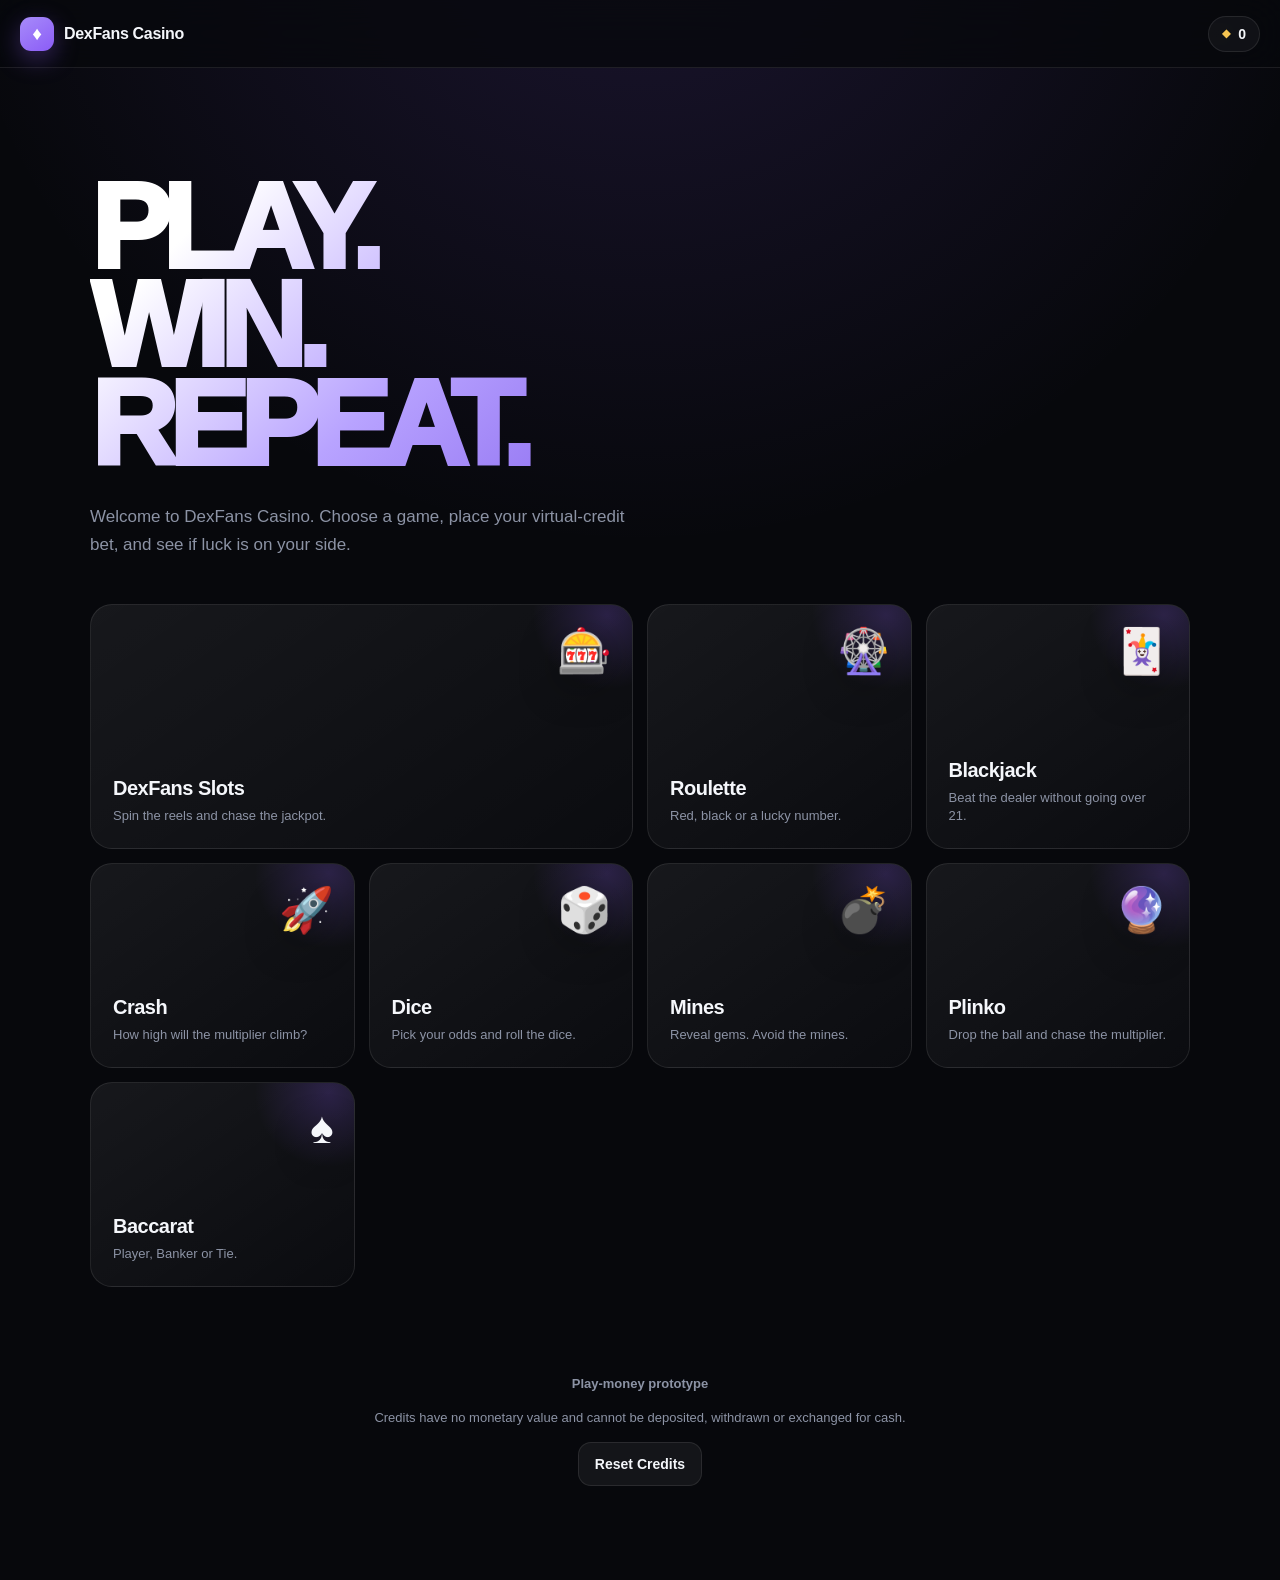
<file: index.html>
<!DOCTYPE html>
<html lang="en">
<head>
  <meta charset="UTF-8">
  <meta name="viewport"
        content="width=device-width, initial-scale=1.0,
                 maximum-scale=1.0, user-scalable=no">

  <title>DexFans Casino</title>

  <meta name="description"
        content="DexFans Casino — play your favourite casino games with virtual credits.">

  <link rel="stylesheet" href="casino.css">
</head>

<body>

<header class="casino-header">

  <a href="index.html" class="brand">
    <span class="brand-mark">♦</span>
    <span>DexFans Casino</span>
  </a>

  <div class="balance">
    <span class="balance-icon">◆</span>
    <span data-balance>10,000</span>
  </div>

</header>


<main class="page">

  <section class="hero">

    <h1>
      PLAY.
      <br>
      WIN.
      <br>
      REPEAT.
    </h1>

    <p>
      Welcome to DexFans Casino.
      Choose a game, place your virtual-credit bet,
      and see if luck is on your side.
    </p>

  </section>


  <section class="game-grid">


    <!-- SLOTS -->

    <a class="game-card featured"
       href="slots.html">

      <div class="game-icon">🎰</div>

      <h3>DexFans Slots</h3>

      <p>
        Spin the reels and chase the jackpot.
      </p>

    </a>


    <!-- ROULETTE -->

    <a class="game-card"
       href="roulette.html">

      <div class="game-icon">🎡</div>

      <h3>Roulette</h3>

      <p>
        Red, black or a lucky number.
      </p>

    </a>


    <!-- BLACKJACK -->

    <a class="game-card"
       href="blackjack.html">

      <div class="game-icon">🃏</div>

      <h3>Blackjack</h3>

      <p>
        Beat the dealer without going over 21.
      </p>

    </a>


    <!-- CRASH -->

    <a class="game-card"
       href="crash.html">

      <div class="game-icon">🚀</div>

      <h3>Crash</h3>

      <p>
        How high will the multiplier climb?
      </p>

    </a>


    <!-- DICE -->

    <a class="game-card"
       href="dice.html">

      <div class="game-icon">🎲</div>

      <h3>Dice</h3>

      <p>
        Pick your odds and roll the dice.
      </p>

    </a>


    <!-- MINES -->

    <a class="game-card"
       href="mines.html">

      <div class="game-icon">💣</div>

      <h3>Mines</h3>

      <p>
        Reveal gems. Avoid the mines.
      </p>

    </a>


    <!-- PLINKO -->

    <a class="game-card"
       href="plinko.html">

      <div class="game-icon">🔮</div>

      <h3>Plinko</h3>

      <p>
        Drop the ball and chase the multiplier.
      </p>

    </a>


    <!-- BACCARAT -->

    <a class="game-card"
       href="baccarat.html">

      <div class="game-icon">♠️</div>

      <h3>Baccarat</h3>

      <p>
        Player, Banker or Tie.
      </p>

    </a>

  </section>


  <section style="
    margin-top:50px;
    padding:24px;
    text-align:center;
    color:var(--muted);
    font-size:13px;
    line-height:1.6;
  ">

    <p>
      <strong>Play-money prototype</strong>
    </p>

    <p>
      Credits have no monetary value and cannot be
      deposited, withdrawn or exchanged for cash.
    </p>

    <button
      class="btn"
      onclick="DexFansCasino.resetBalance();">
      Reset Credits
    </button>

  </section>

</main>


<script src="casino.js"></script>

</body>
</html>
</file>
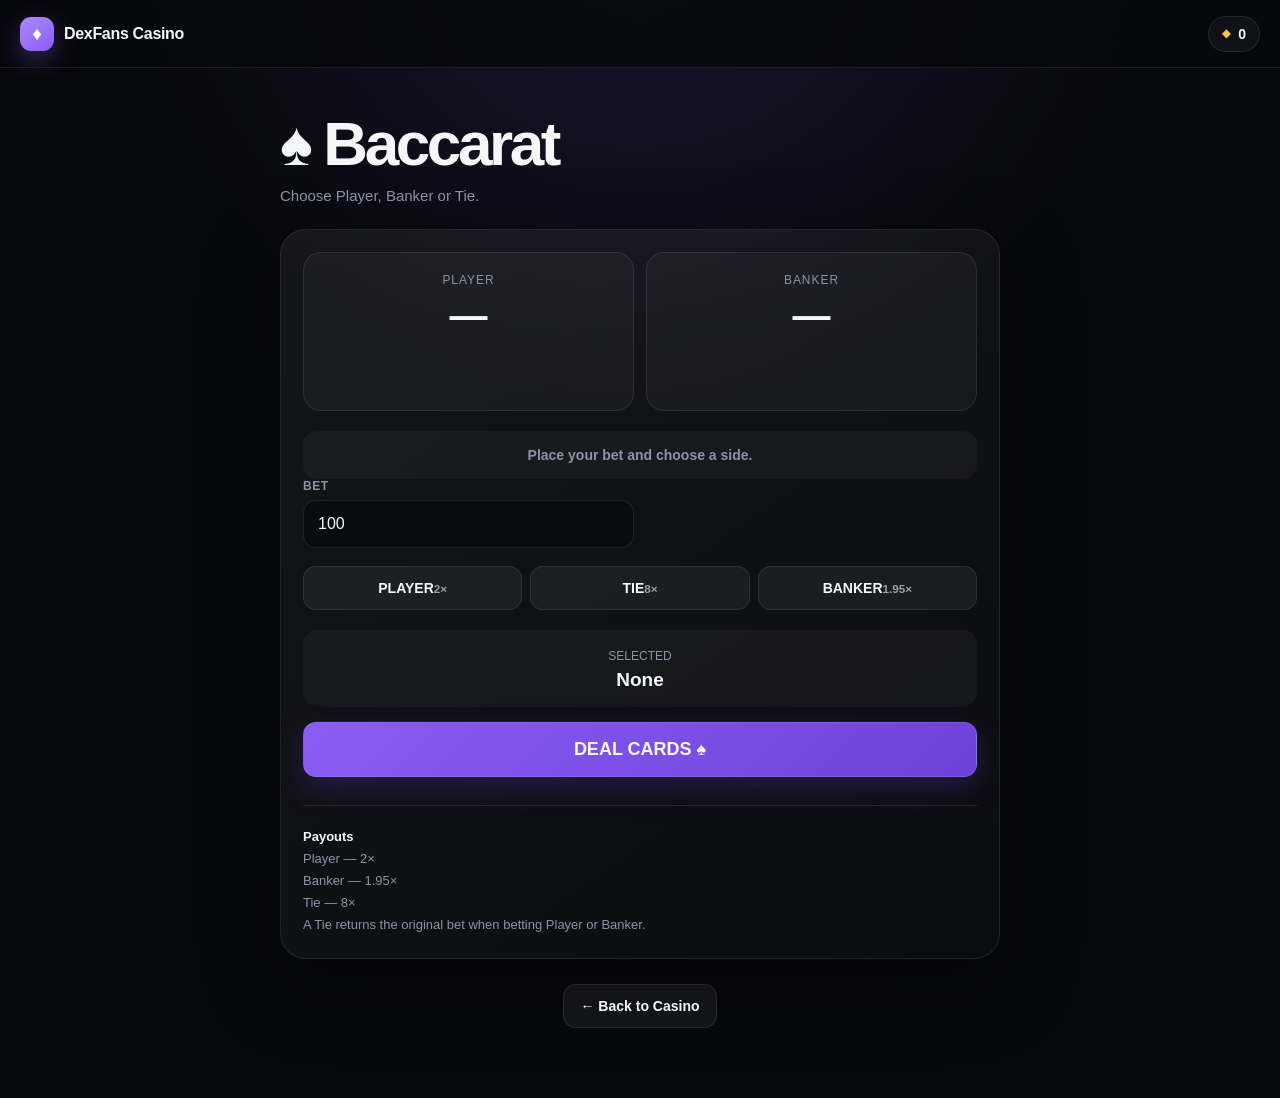
<file: baccarat.html>
<!DOCTYPE html>
<html lang="en">
<head>
  <meta charset="UTF-8">
  <meta name="viewport" content="width=device-width, initial-scale=1.0">
  <title>DexFans Baccarat</title>
  <link rel="stylesheet" href="casino.css">
</head>

<body>

<header class="casino-header">

  <a href="index.html" class="brand">
    <span class="brand-mark">♦</span>
    <span>DexFans Casino</span>
  </a>

  <div class="balance">
    <span class="balance-icon">◆</span>
    <span data-balance>10,000</span>
  </div>

</header>


<main class="page game-page">

  <div class="game-title">
    <h1>♠️ Baccarat</h1>
    <p>Choose Player, Banker or Tie.</p>
  </div>


  <section class="game-panel">

    <!-- TABLE -->

    <div
      style="
        display:grid;
        grid-template-columns:1fr 1fr;
        gap:12px;
        margin-bottom:20px;
      "
    >

      <div
        style="
          padding:20px;
          text-align:center;
          border-radius:18px;
          background:rgba(255,255,255,.035);
          border:1px solid var(--border);
        "
      >

        <div
          style="
            color:var(--muted);
            font-size:12px;
            letter-spacing:.08em;
          "
        >
          PLAYER
        </div>

        <div
          id="playerScore"
          style="
            margin-top:8px;
            font-size:38px;
            font-weight:900;
          "
        >
          —
        </div>

        <div
          id="playerCards"
          class="baccarat-cards"
        ></div>

      </div>


      <div
        style="
          padding:20px;
          text-align:center;
          border-radius:18px;
          background:rgba(255,255,255,.035);
          border:1px solid var(--border);
        "
      >

        <div
          style="
            color:var(--muted);
            font-size:12px;
            letter-spacing:.08em;
          "
        >
          BANKER
        </div>

        <div
          id="bankerScore"
          style="
            margin-top:8px;
            font-size:38px;
            font-weight:900;
          "
        >
          —
        </div>

        <div
          id="bankerCards"
          class="baccarat-cards"
        ></div>

      </div>

    </div>


    <div
      class="result"
      data-result
    >
      Place your bet and choose a side.
    </div>


    <!-- BET -->

    <div class="controls">

      <div class="control-group">

        <label for="baccaratBet">
          Bet
        </label>

        <input
          id="baccaratBet"
          type="number"
          value="100"
          min="1"
          inputmode="numeric"
        >

      </div>

    </div>


    <!-- BET OPTIONS -->

    <div
      style="
        display:grid;
        grid-template-columns:1fr 1fr 1fr;
        gap:8px;
        margin-top:18px;
      "
    >

      <button
        class="btn"
        onclick="choose('player')"
      >
        PLAYER
        <small style="display:block;opacity:.6">
          2×
        </small>
      </button>

      <button
        class="btn"
        onclick="choose('tie')"
      >
        TIE
        <small style="display:block;opacity:.6">
          8×
        </small>
      </button>

      <button
        class="btn"
        onclick="choose('banker')"
      >
        BANKER
        <small style="display:block;opacity:.6">
          1.95×
        </small>
      </button>

    </div>


    <div
      style="
        margin-top:20px;
        padding:16px;
        text-align:center;
        border-radius:15px;
        background:rgba(255,255,255,.035);
      "
    >

      <span
        style="
          color:var(--muted);
          font-size:12px;
        "
      >
        SELECTED
      </span>

      <div
        id="selection"
        style="
          margin-top:5px;
          font-weight:800;
          font-size:19px;
        "
      >
        None
      </div>

    </div>


    <button
      id="dealButton"
      class="btn btn-primary"
      style="
        width:100%;
        margin-top:15px;
        padding:16px;
        font-size:18px;
        font-weight:800;
      "
      onclick="dealBaccarat()"
    >
      DEAL CARDS ♠️
    </button>


    <div
      style="
        margin-top:28px;
        padding-top:20px;
        border-top:1px solid var(--border);
        color:var(--muted);
        font-size:13px;
        line-height:1.7;
      "
    >

      <strong style="color:var(--text)">
        Payouts
      </strong>

      <br>

      Player — 2×
      <br>

      Banker — 1.95×
      <br>

      Tie — 8×
      <br>

      A Tie returns the original bet when
      betting Player or Banker.

    </div>

  </section>


  <div style="
    text-align:center;
    margin-top:25px;
  ">

    <a href="index.html" class="btn">
      ← Back to Casino
    </a>

  </div>

</main>


<script src="casino.js"></script>

<script>

let selectedSide = null;

let dealing = false;


/* -------------------------
   SELECT BET
------------------------- */

function choose(side) {

  if (dealing) return;

  selectedSide = side;

  document.getElementById(
    "selection"
  ).textContent =
    side.toUpperCase();

}


/* -------------------------
   CARD VISUAL
------------------------- */

function makeCard(value) {

  const suits = [
    "♠",
    "♥",
    "♦",
    "♣"
  ];

  const suit =
    suits[
      DexFansCasino.random(
        0,
        suits.length - 1
      )
    ];

  const card =
    document.createElement("span");

  card.className =
    "baccarat-card";

  card.textContent =
    `${value}${suit}`;

  return card;

}


/* -------------------------
   DEAL
------------------------- */

function dealBaccarat() {

  if (dealing) return;


  if (!selectedSide) {

    DexFansCasino.setResult(
      "Choose Player, Banker or Tie.",
      "lose"
    );

    return;

  }


  const bet =
    Number(
      document.getElementById(
        "baccaratBet"
      ).value
    );


  if (
    !Number.isFinite(bet) ||
    bet <= 0
  ) {

    DexFansCasino.setResult(
      "Enter a valid bet.",
      "lose"
    );

    return;

  }


  if (
    bet >
    DexFansCasino.getBalance()
  ) {

    DexFansCasino.setResult(
      "You don't have enough credits.",
      "lose"
    );

    return;

  }


  dealing = true;


  const button =
    document.getElementById(
      "dealButton"
    );


  button.disabled = true;

  button.textContent =
    "DEALING…";


  document.getElementById(
    "playerCards"
  ).innerHTML = "";

  document.getElementById(
    "bankerCards"
  ).innerHTML = "";


  document.getElementById(
    "playerScore"
  ).textContent = "—";

  document.getElementById(
    "bankerScore"
  ).textContent = "—";


  /*
    Use the same engine result,
    while creating a visual reveal.
  */

  const playerValues = [
    DexFansCasino.random(0,9),
    DexFansCasino.random(0,9)
  ];

  const bankerValues = [
    DexFansCasino.random(0,9),
    DexFansCasino.random(0,9)
  ];


  let playerTotal =
    (playerValues[0] +
     playerValues[1]) % 10;


  let bankerTotal =
    (bankerValues[0] +
     bankerValues[1]) % 10;


  /*
    Add a third card for visual drama
    occasionally.
  */

  if (
    DexFansCasino.chance(.45)
  ) {

    const card =
      DexFansCasino.random(0,9);

    playerValues.push(card);

    playerTotal =
      (playerTotal + card) % 10;

  }


  if (
    DexFansCasino.chance(.45)
  ) {

    const card =
      DexFansCasino.random(0,9);

    bankerValues.push(card);

    bankerTotal =
      (bankerTotal + card) % 10;

  }


  /*
    Reveal cards one by one.
  */

  let delay = 250;


  playerValues.forEach((value) => {

    setTimeout(() => {

      document
        .getElementById("playerCards")
        .appendChild(
          makeCard(value)
        );

    }, delay);

    delay += 300;

  });


  bankerValues.forEach((value) => {

    setTimeout(() => {

      document
        .getElementById("bankerCards")
        .appendChild(
          makeCard(value)
        );

    }, delay);

    delay += 300;

  });


  setTimeout(() => {

    document.getElementById(
      "playerScore"
    ).textContent =
      playerTotal;

    document.getElementById(
      "bankerScore"
    ).textContent =
      bankerTotal;


    /*
      Use the casino engine to
      settle the virtual-credit bet.
    */

    DexFansCasino.baccarat(
      bet,
      selectedSide
    );


    dealing = false;

    button.disabled = false;

    button.textContent =
      "DEAL CARDS ♠️";

  }, delay + 150);

}

</script>

</body>
</html>
</file>
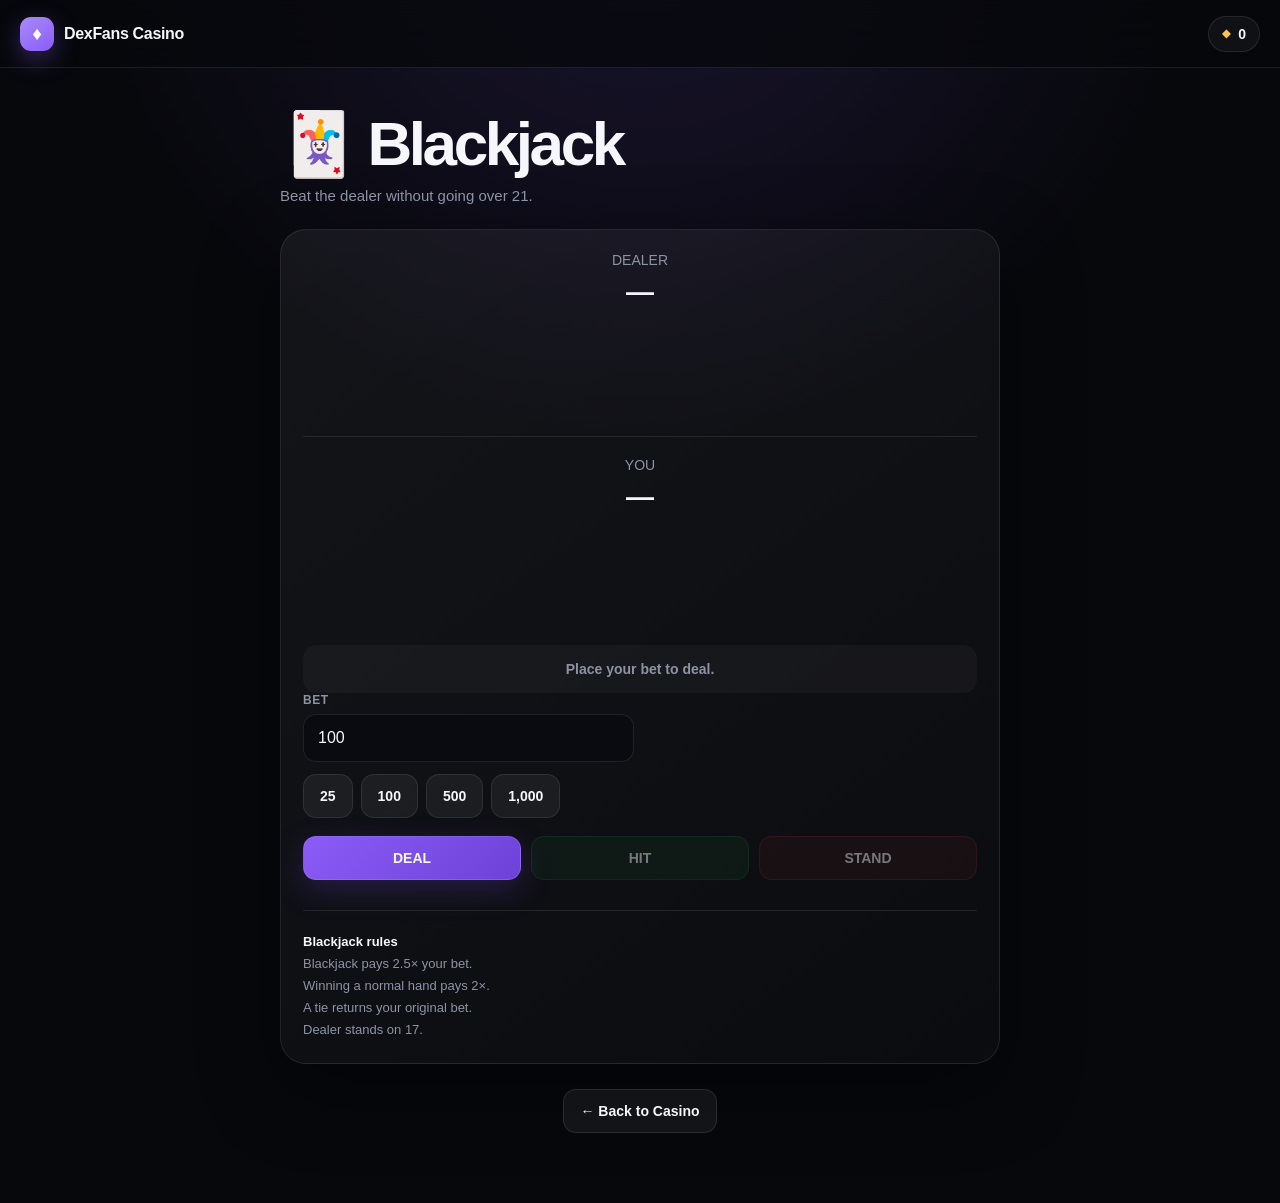
<file: blackjack.html>
<!DOCTYPE html>
<html lang="en">
<head>
  <meta charset="UTF-8">

  <meta
    name="viewport"
    content="width=device-width, initial-scale=1.0"
  >

  <title>DexFans Blackjack</title>

  <link rel="stylesheet" href="casino.css">
</head>

<body>

<header class="casino-header">

  <a href="index.html" class="brand">
    <span class="brand-mark">♦</span>
    <span>DexFans Casino</span>
  </a>

  <div class="balance">
    <span class="balance-icon">◆</span>
    <span data-balance>10,000</span>
  </div>

</header>


<main class="page game-page">

  <div class="game-title">

    <h1>🃏 Blackjack</h1>

    <p>
      Beat the dealer without going over 21.
    </p>

  </div>


  <section class="game-panel">


    <!-- DEALER -->

    <div style="text-align:center">

      <div
        style="
          color:var(--muted);
          font-size:14px;
          margin-bottom:8px;
        "
      >
        DEALER
      </div>

      <div
        style="
          font-size:28px;
          font-weight:800;
        "
        data-dealer-score
      >
        —
      </div>

    </div>


    <div
      class="cards"
      data-dealer-cards
    ></div>


    <div
      style="
        height:1px;
        background:var(--border);
        margin:10px 0 20px;
      "
    ></div>


    <!-- PLAYER -->

    <div style="text-align:center">

      <div
        style="
          color:var(--muted);
          font-size:14px;
          margin-bottom:8px;
        "
      >
        YOU
      </div>

      <div
        style="
          font-size:28px;
          font-weight:800;
        "
        data-player-score
      >
        —
      </div>

    </div>


    <div
      class="cards"
      data-player-cards
    ></div>


    <!-- RESULT -->

    <div
      class="result"
      data-result
    >
      Place your bet to deal.
    </div>


    <!-- BET -->

    <div class="controls">

      <div class="control-group">

        <label for="blackjackBet">
          Bet
        </label>

        <input
          id="blackjackBet"
          type="number"
          value="100"
          min="1"
          inputmode="numeric"
        >

      </div>

    </div>


    <!-- QUICK BET -->

    <div
      style="
        display:flex;
        gap:8px;
        flex-wrap:wrap;
        margin-top:12px;
      "
    >

      <button
        class="btn"
        onclick="setBlackjackBet(25)"
      >
        25
      </button>

      <button
        class="btn"
        onclick="setBlackjackBet(100)"
      >
        100
      </button>

      <button
        class="btn"
        onclick="setBlackjackBet(500)"
      >
        500
      </button>

      <button
        class="btn"
        onclick="setBlackjackBet(1000)"
      >
        1,000
      </button>

    </div>


    <!-- ACTIONS -->

    <div
      style="
        display:grid;
        grid-template-columns:repeat(3,1fr);
        gap:10px;
        margin-top:18px;
      "
    >

      <button
        id="dealButton"
        class="btn btn-primary"
        onclick="deal()"
      >
        DEAL
      </button>

      <button
        id="hitButton"
        class="btn btn-success"
        onclick="hit()"
        disabled
      >
        HIT
      </button>

      <button
        id="standButton"
        class="btn btn-danger"
        onclick="stand()"
        disabled
      >
        STAND
      </button>

    </div>


    <!-- RULES -->

    <div
      style="
        margin-top:30px;
        padding-top:20px;
        border-top:1px solid var(--border);
        color:var(--muted);
        font-size:13px;
        line-height:1.7;
      "
    >

      <strong style="color:var(--text)">
        Blackjack rules
      </strong>

      <br>

      Blackjack pays 2.5× your bet.

      <br>

      Winning a normal hand pays 2×.

      <br>

      A tie returns your original bet.

      <br>

      Dealer stands on 17.

    </div>

  </section>


  <div style="
    text-align:center;
    margin-top:25px;
  ">

    <a
      href="index.html"
      class="btn"
    >
      ← Back to Casino
    </a>

  </div>

</main>


<script src="casino.js"></script>


<script>

let handActive = false;


/* -------------------------
   BET
------------------------- */

function setBlackjackBet(value) {

  document.getElementById(
    "blackjackBet"
  ).value = value;

}


/* -------------------------
   DEAL
------------------------- */

function deal() {

  if (handActive) return;


  const bet = Number(
    document.getElementById(
      "blackjackBet"
    ).value
  );


  if (
    !Number.isFinite(bet) ||
    bet <= 0
  ) {

    DexFansCasino.setResult(
      "Enter a valid bet.",
      "lose"
    );

    return;
  }


  if (
    bet >
    DexFansCasino.getBalance()
  ) {

    DexFansCasino.setResult(
      "You don't have enough credits.",
      "lose"
    );

    return;
  }


  DexFansCasino.startBlackjack(bet);

  handActive = true;


  document.getElementById(
    "dealButton"
  ).disabled = true;

  document.getElementById(
    "hitButton"
  ).disabled = false;

  document.getElementById(
    "standButton"
  ).disabled = false;


  /*
    Give the game a moment to
    display an immediate blackjack.
  */

  setTimeout(() => {

    const score =
      document.querySelector(
        "[data-player-score]"
      );

    if (
      score &&
      score.textContent === "21"
    ) {

      finishHand();

    }

  }, 100);

}


/* -------------------------
   HIT
------------------------- */

function hit() {

  if (!handActive) return;

  DexFansCasino.blackjackHit();


  setTimeout(() => {

    const score =
      document.querySelector(
        "[data-player-score]"
      );

    if (!score) return;


    const value =
      Number(score.textContent);


    if (value > 21) {

      finishHand();

    }

  }, 50);

}


/* -------------------------
   STAND
------------------------- */

function stand() {

  if (!handActive) return;

  DexFansCasino.blackjackStand();

  finishHand();

}


/* -------------------------
   FINISH
------------------------- */

function finishHand() {

  handActive = false;


  document.getElementById(
    "dealButton"
  ).disabled = false;

  document.getElementById(
    "hitButton"
  ).disabled = true;

  document.getElementById(
    "standButton"
  ).disabled = true;

}

</script>

</body>
</html>
</file>
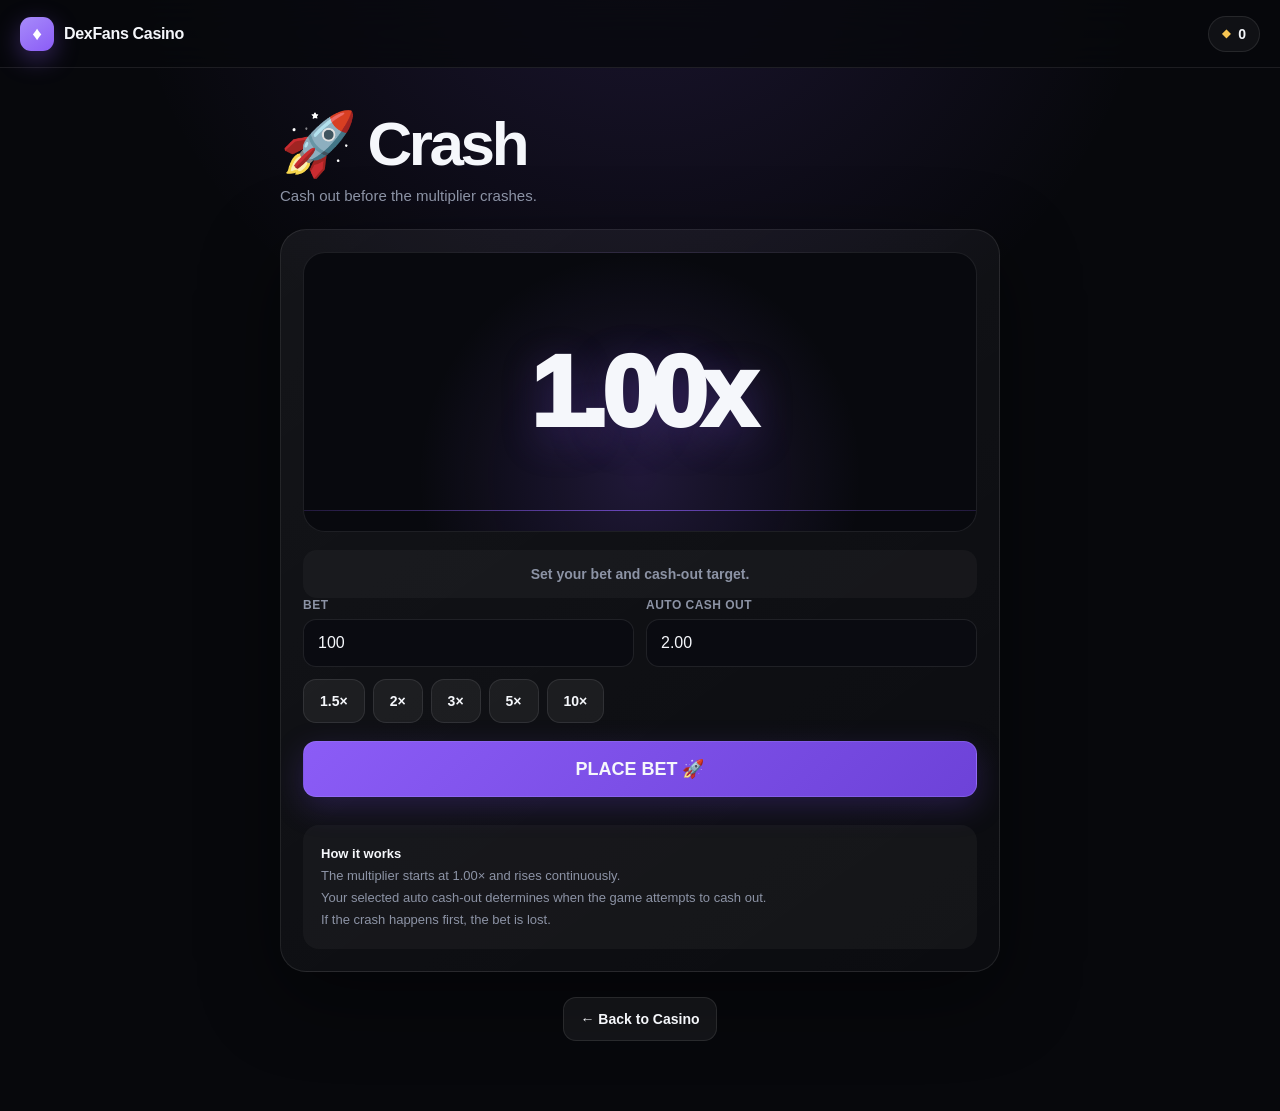
<file: crash.html>
<!DOCTYPE html>
<html lang="en">
<head>
  <meta charset="UTF-8">

  <meta
    name="viewport"
    content="width=device-width, initial-scale=1.0"
  >

  <title>DexFans Crash</title>

  <link rel="stylesheet" href="casino.css">
</head>

<body>

<header class="casino-header">

  <a href="index.html" class="brand">
    <span class="brand-mark">♦</span>
    <span>DexFans Casino</span>
  </a>

  <div class="balance">
    <span class="balance-icon">◆</span>
    <span data-balance>10,000</span>
  </div>

</header>


<main class="page game-page">

  <div class="game-title">

    <h1>🚀 Crash</h1>

    <p>
      Cash out before the multiplier crashes.
    </p>

  </div>


  <section class="game-panel">


    <!-- CRASH DISPLAY -->

    <div class="crash-display">

      <div
        class="multiplier"
        data-multiplier
      >
        1.00x
      </div>

    </div>


    <!-- RESULT -->

    <div
      class="result"
      data-result
    >
      Set your bet and cash-out target.
    </div>


    <!-- CONTROLS -->

    <div class="controls">

      <div class="control-group">

        <label for="crashBet">
          Bet
        </label>

        <input
          id="crashBet"
          type="number"
          min="1"
          value="100"
          inputmode="numeric"
        >

      </div>


      <div class="control-group">

        <label for="cashout">

          Auto Cash Out

        </label>

        <input
          id="cashout"
          type="number"
          min="1.01"
          step="0.01"
          value="2.00"
        >

      </div>

    </div>


    <!-- QUICK TARGETS -->

    <div
      style="
        display:flex;
        flex-wrap:wrap;
        gap:8px;
        margin-top:12px;
      "
    >

      <button
        class="btn"
        onclick="setCashout(1.5)"
      >
        1.5×
      </button>

      <button
        class="btn"
        onclick="setCashout(2)"
      >
        2×
      </button>

      <button
        class="btn"
        onclick="setCashout(3)"
      >
        3×
      </button>

      <button
        class="btn"
        onclick="setCashout(5)"
      >
        5×
      </button>

      <button
        class="btn"
        onclick="setCashout(10)"
      >
        10×
      </button>

    </div>


    <!-- START -->

    <button
      id="crashButton"
      class="btn btn-primary"
      style="
        width:100%;
        margin-top:18px;
        padding:16px;
        font-size:18px;
        font-weight:800;
      "
      onclick="startCrash()"
    >
      PLACE BET 🚀
    </button>


    <!-- INFO -->

    <div
      style="
        margin-top:28px;
        padding:18px;
        border-radius:16px;
        background:rgba(255,255,255,.035);
        color:var(--muted);
        font-size:13px;
        line-height:1.7;
      "
    >

      <strong style="color:var(--text)">
        How it works
      </strong>

      <br>

      The multiplier starts at 1.00×
      and rises continuously.

      <br>

      Your selected auto cash-out determines
      when the game attempts to cash out.

      <br>

      If the crash happens first,
      the bet is lost.

    </div>

  </section>


  <div
    style="
      text-align:center;
      margin-top:25px;
    "
  >

    <a
      href="index.html"
      class="btn"
    >
      ← Back to Casino
    </a>

  </div>

</main>


<script src="casino.js"></script>


<script>

let crashRunning = false;


/* -------------------------
   CASHOUT BUTTONS
------------------------- */

function setCashout(value) {

  document.getElementById(
    "cashout"
  ).value = value;

}


/* -------------------------
   START GAME
------------------------- */

function startCrash() {

  if (crashRunning) return;


  const bet = Number(
    document.getElementById(
      "crashBet"
    ).value
  );


  const cashoutAt = Number(
    document.getElementById(
      "cashout"
    ).value
  );


  /* Validate bet */

  if (
    !Number.isFinite(bet) ||
    bet <= 0
  ) {

    DexFansCasino.setResult(
      "Enter a valid bet.",
      "lose"
    );

    return;

  }


  /* Validate multiplier */

  if (
    !Number.isFinite(cashoutAt) ||
    cashoutAt < 1.01
  ) {

    DexFansCasino.setResult(
      "Cash-out must be at least 1.01×.",
      "lose"
    );

    return;

  }


  /* Validate balance */

  if (
    bet >
    DexFansCasino.getBalance()
  ) {

    DexFansCasino.setResult(
      "You don't have enough credits.",
      "lose"
    );

    return;

  }


  crashRunning = true;


  const button =
    document.getElementById(
      "crashButton"
    );


  button.disabled = true;

  button.textContent =
    "ROUND RUNNING…";


  /* Reset display */

  const display =
    document.querySelector(
      "[data-multiplier]"
    );


  if (display) {

    display.textContent =
      "1.00x";

  }


  DexFansCasino.playCrash(
    bet,
    cashoutAt
  );


  /*
    The engine determines when
    the round ends.

    Unlock the button after enough
    time for the selected target
    or crash point to be reached.
  */

  const unlockTimer =
    setInterval(() => {

      const text =
        display
          ? display.textContent
          : "1.00x";


      const current =
        parseFloat(
          text.replace("x", "")
        );


      if (
        !Number.isFinite(current)
      ) return;


      if (
        current >= cashoutAt ||
        text !== "1.00x" &&
        !document.querySelector(
          ".multiplier.live"
        )
      ) {

        clearInterval(unlockTimer);

        crashRunning = false;

        button.disabled = false;

        button.textContent =
          "PLACE BET 🚀";

      }

    }, 100);

  /*
    Safety unlock.
  */

  setTimeout(() => {

    clearInterval(unlockTimer);

    crashRunning = false;

    button.disabled = false;

    button.textContent =
      "PLACE BET 🚀";

  }, 90000);

}

</script>

</body>
</html>
</file>
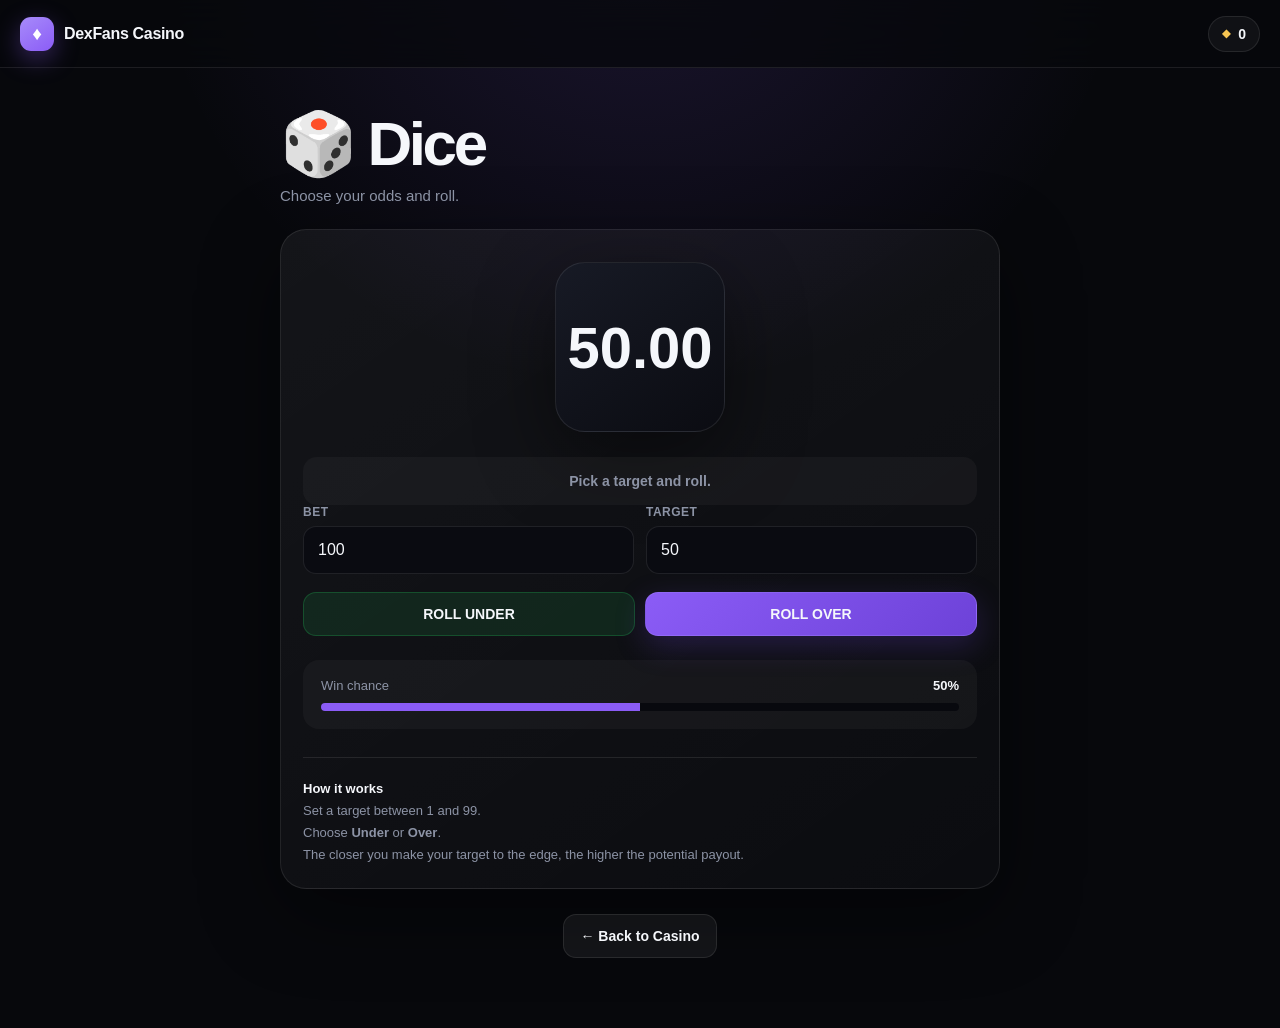
<file: dice.html>
<!DOCTYPE html>
<html lang="en">
<head>
  <meta charset="UTF-8">
  <meta name="viewport" content="width=device-width, initial-scale=1.0">
  <title>DexFans Dice</title>
  <link rel="stylesheet" href="casino.css">
</head>

<body>

<header class="casino-header">

  <a href="index.html" class="brand">
    <span class="brand-mark">♦</span>
    <span>DexFans Casino</span>
  </a>

  <div class="balance">
    <span class="balance-icon">◆</span>
    <span data-balance>10,000</span>
  </div>

</header>


<main class="page game-page">

  <div class="game-title">
    <h1>🎲 Dice</h1>
    <p>Choose your odds and roll.</p>
  </div>


  <section class="game-panel">

    <div
      id="diceDisplay"
      style="
        width:170px;
        height:170px;
        margin:10px auto 25px;
        display:grid;
        place-items:center;
        border-radius:30px;
        background:linear-gradient(145deg,#171a25,#0b0c12);
        border:1px solid var(--border);
        box-shadow:var(--shadow);
        font-size:58px;
        font-weight:900;
      "
    >
      50.00
    </div>


    <div class="result" data-result>
      Pick a target and roll.
    </div>


    <div class="controls">

      <div class="control-group">

        <label for="diceBet">
          Bet
        </label>

        <input
          id="diceBet"
          type="number"
          min="1"
          value="100"
          inputmode="numeric"
        >

      </div>


      <div class="control-group">

        <label for="diceTarget">
          Target
        </label>

        <input
          id="diceTarget"
          type="number"
          min="1"
          max="99"
          step="1"
          value="50"
        >

      </div>

    </div>


    <div
      style="
        margin-top:18px;
        display:grid;
        grid-template-columns:1fr 1fr;
        gap:10px;
      "
    >

      <button
        class="btn btn-success"
        onclick="roll('under')"
      >
        ROLL UNDER
      </button>

      <button
        class="btn btn-primary"
        onclick="roll('over')"
      >
        ROLL OVER
      </button>

    </div>


    <div
      style="
        margin-top:24px;
        padding:18px;
        border-radius:16px;
        background:rgba(255,255,255,.035);
      "
    >

      <div
        style="
          display:flex;
          justify-content:space-between;
          margin-bottom:10px;
          color:var(--muted);
          font-size:13px;
        "
      >
        <span>Win chance</span>
        <strong
          id="winChance"
          style="color:var(--text)"
        >
          50%
        </strong>
      </div>

      <div
        style="
          height:8px;
          border-radius:99px;
          background:#08090e;
          overflow:hidden;
        "
      >

        <div
          id="chanceBar"
          style="
            width:50%;
            height:100%;
            background:var(--accent);
            transition:width .2s ease;
          "
        ></div>

      </div>

    </div>


    <div
      style="
        margin-top:28px;
        padding-top:20px;
        border-top:1px solid var(--border);
        color:var(--muted);
        font-size:13px;
        line-height:1.7;
      "
    >

      <strong style="color:var(--text)">
        How it works
      </strong>

      <br>

      Set a target between 1 and 99.

      <br>

      Choose <strong>Under</strong> or
      <strong>Over</strong>.

      <br>

      The closer you make your target to the
      edge, the higher the potential payout.

    </div>

  </section>


  <div
    style="
      text-align:center;
      margin-top:25px;
    "
  >

    <a href="index.html" class="btn">
      ← Back to Casino
    </a>

  </div>

</main>


<script src="casino.js"></script>


<script>

const targetInput =
  document.getElementById("diceTarget");

const chanceText =
  document.getElementById("winChance");

const chanceBar =
  document.getElementById("chanceBar");

const diceDisplay =
  document.getElementById("diceDisplay");


function updateChance() {

  let target =
    Number(targetInput.value);


  target =
    Math.max(
      1,
      Math.min(99, target)
    );


  targetInput.value =
    target;


  const chance =
    target;


  chanceText.textContent =
    `${chance}%`;


  chanceBar.style.width =
    `${chance}%`;

}


targetInput.addEventListener(
  "input",
  updateChance
);


function roll(direction) {

  const bet =
    Number(
      document.getElementById(
        "diceBet"
      ).value
    );


  const target =
    Number(
      targetInput.value
    );


  if (
    !Number.isFinite(bet) ||
    bet <= 0
  ) {

    DexFansCasino.setResult(
      "Enter a valid bet.",
      "lose"
    );

    return;

  }


  if (
    target < 1 ||
    target > 99
  ) {

    DexFansCasino.setResult(
      "Target must be between 1 and 99.",
      "lose"
    );

    return;

  }


  /*
    Animate the number first.
  */

  let frames = 0;

  const animation =
    setInterval(() => {

      diceDisplay.textContent =
        DexFansCasino
          .randomFloat(0, 100)
          .toFixed(2);

      frames++;

      if (frames >= 10) {

        clearInterval(animation);

        DexFansCasino.rollDice(
          bet,
          target,
          direction
        );

        /*
          The engine generates the final
          roll. The display animation is
          intentionally separate so the
          result feels immediate.
        */

        setTimeout(() => {

          const result =
            document.querySelector(
              "[data-result]"
            );

          if (result) {

            const match =
              result.textContent.match(
                /Rolled ([0-9.]+)/
              );

            if (match) {

              diceDisplay.textContent =
                Number(match[1])
                  .toFixed(2);

            }

          }

        }, 20);

      }

    }, 50);

}

updateChance();

</script>

</body>
</html>
</file>
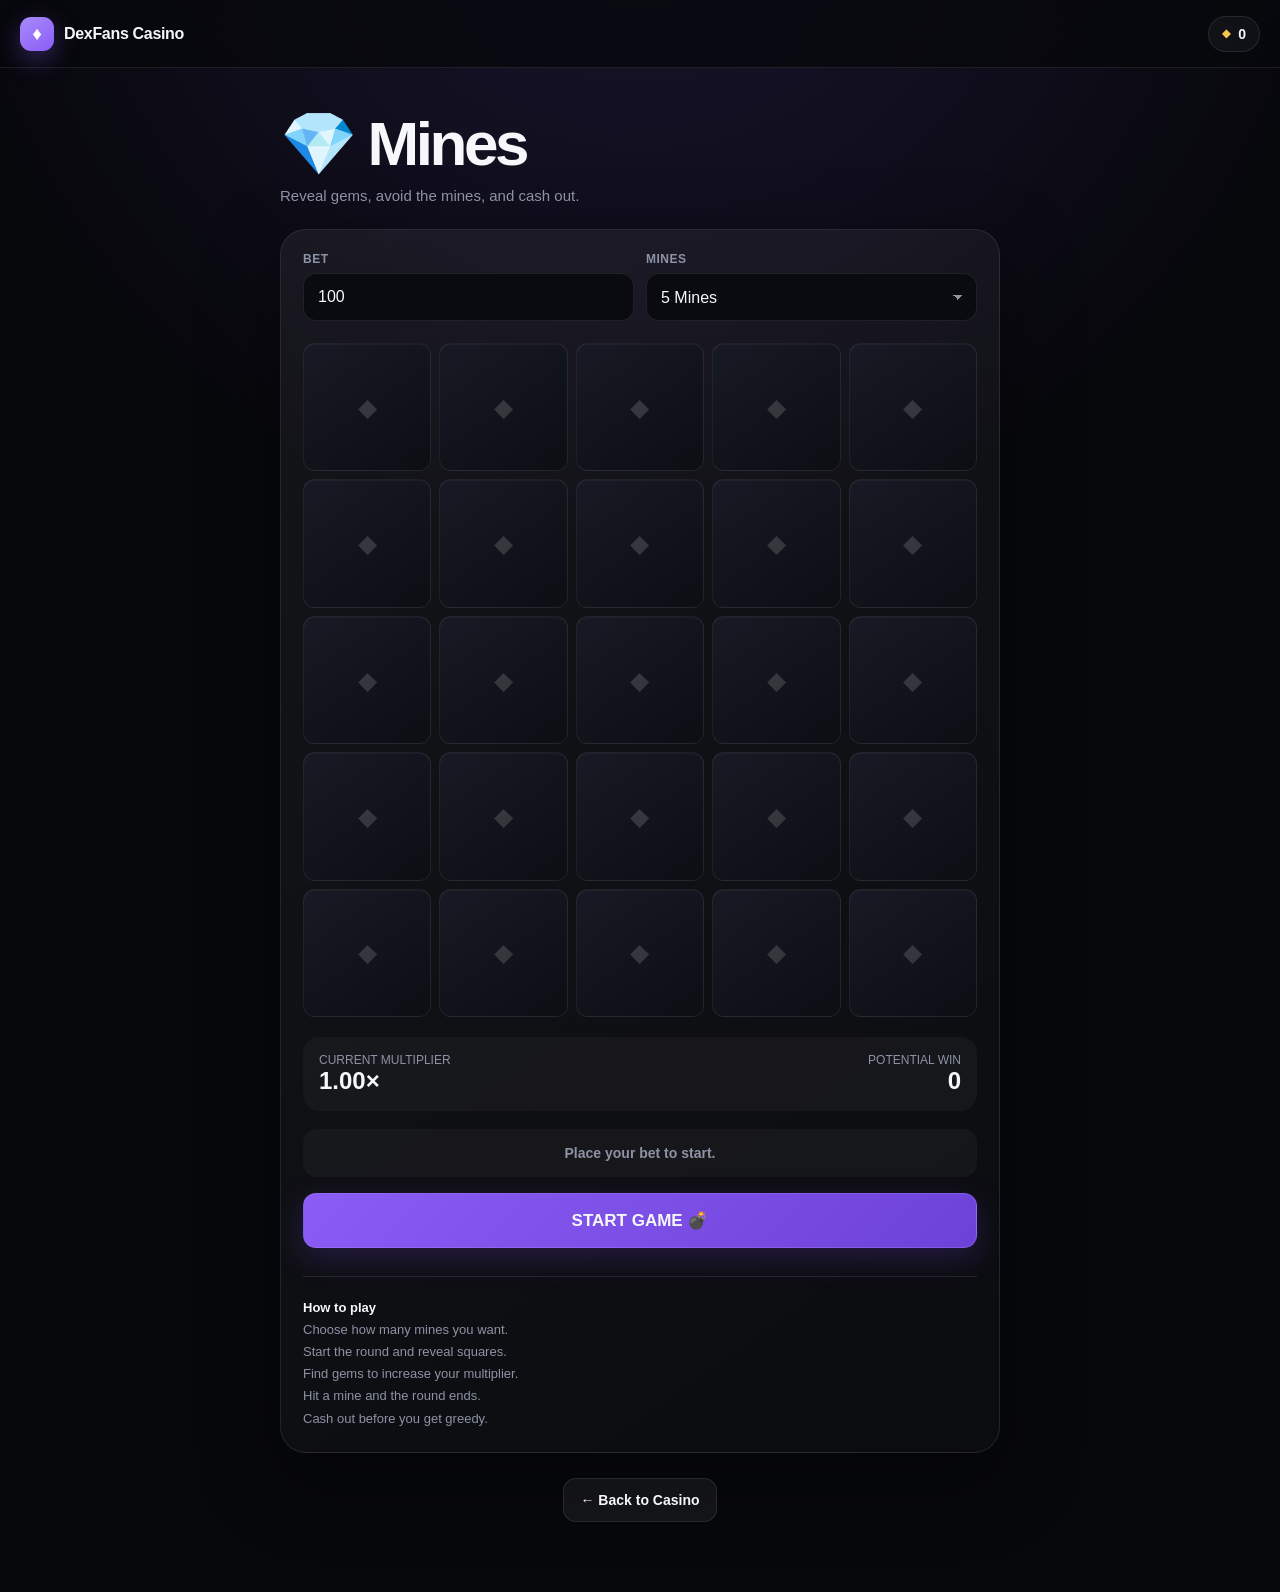
<file: mines.html>
<!DOCTYPE html>
<html lang="en">
<head>
  <meta charset="UTF-8">
  <meta name="viewport" content="width=device-width, initial-scale=1.0">
  <title>DexFans Mines</title>
  <link rel="stylesheet" href="casino.css">
</head>

<body>

<header class="casino-header">

  <a href="index.html" class="brand">
    <span class="brand-mark">♦</span>
    <span>DexFans Casino</span>
  </a>

  <div class="balance">
    <span class="balance-icon">◆</span>
    <span data-balance>10,000</span>
  </div>

</header>


<main class="page game-page">

  <div class="game-title">
    <h1>💎 Mines</h1>
    <p>Reveal gems, avoid the mines, and cash out.</p>
  </div>


  <section class="game-panel">

    <div class="controls">

      <div class="control-group">

        <label for="minesBet">
          Bet
        </label>

        <input
          id="minesBet"
          type="number"
          min="1"
          value="100"
          inputmode="numeric"
        >

      </div>


      <div class="control-group">

        <label for="mineCount">
          Mines
        </label>

        <select id="mineCount">
          <option value="3">3 Mines</option>
          <option value="5" selected>5 Mines</option>
          <option value="7">7 Mines</option>
          <option value="10">10 Mines</option>
          <option value="15">15 Mines</option>
          <option value="20">20 Mines</option>
        </select>

      </div>

    </div>


    <div
      id="mineGrid"
      style="
        display:grid;
        grid-template-columns:repeat(5,1fr);
        gap:8px;
        margin-top:22px;
      "
    ></div>


    <div
      style="
        display:flex;
        justify-content:space-between;
        align-items:center;
        margin-top:20px;
        padding:16px;
        border-radius:16px;
        background:rgba(255,255,255,.035);
      "
    >

      <div>

        <div
          style="
            color:var(--muted);
            font-size:12px;
          "
        >
          CURRENT MULTIPLIER
        </div>

        <strong
          id="mineMultiplier"
          style="font-size:24px"
        >
          1.00×
        </strong>

      </div>


      <div style="text-align:right">

        <div
          style="
            color:var(--muted);
            font-size:12px;
          "
        >
          POTENTIAL WIN
        </div>

        <strong
          id="potentialWin"
          style="font-size:24px"
        >
          0
        </strong>

      </div>

    </div>


    <div
      class="result"
      data-result
    >
      Place your bet to start.
    </div>


    <button
      id="mineStart"
      class="btn btn-primary"
      style="
        width:100%;
        margin-top:16px;
        padding:16px;
        font-size:17px;
        font-weight:800;
      "
      onclick="startMines()"
    >
      START GAME 💣
    </button>


    <button
      id="cashoutButton"
      class="btn btn-success"
      style="
        width:100%;
        margin-top:10px;
        padding:16px;
        font-size:17px;
        font-weight:800;
        display:none;
      "
      onclick="cashOut()"
    >
      CASH OUT
    </button>


    <div
      style="
        margin-top:28px;
        padding-top:20px;
        border-top:1px solid var(--border);
        color:var(--muted);
        font-size:13px;
        line-height:1.7;
      "
    >

      <strong style="color:var(--text)">
        How to play
      </strong>

      <br>

      Choose how many mines you want.

      <br>

      Start the round and reveal squares.

      <br>

      Find gems to increase your multiplier.

      <br>

      Hit a mine and the round ends.

      <br>

      Cash out before you get greedy.

    </div>

  </section>


  <div
    style="
      text-align:center;
      margin-top:25px;
    "
  >

    <a href="index.html" class="btn">
      ← Back to Casino
    </a>

  </div>

</main>


<script src="casino.js"></script>


<script>

let mines = new Set();

let mineGameActive = false;

let mineBet = 0;

let revealed = 0;

const totalTiles = 25;


/* -------------------------
   ELEMENTS
------------------------- */

const grid =
  document.getElementById("mineGrid");

const multiplierDisplay =
  document.getElementById("mineMultiplier");

const potentialDisplay =
  document.getElementById("potentialWin");

const startButton =
  document.getElementById("mineStart");

const cashoutButton =
  document.getElementById("cashoutButton");


/* -------------------------
   CREATE GRID
------------------------- */

function buildGrid() {

  grid.innerHTML = "";

  for (
    let i = 0;
    i < totalTiles;
    i++
  ) {

    const tile =
      document.createElement("button");

    tile.className = "mine-tile";

    tile.dataset.index = i;

    tile.innerHTML = "◆";

    tile.onclick = () =>
      revealTile(i, tile);

    grid.appendChild(tile);

  }

}


/* -------------------------
   START
------------------------- */

function startMines() {

  if (mineGameActive) return;


  mineBet =
    Math.floor(
      Number(
        document.getElementById(
          "minesBet"
        ).value
      )
    );


  const mineCount =
    Number(
      document.getElementById(
        "mineCount"
      ).value
    );


  if (
    !Number.isFinite(mineBet) ||
    mineBet <= 0
  ) {

    DexFansCasino.setResult(
      "Enter a valid bet.",
      "lose"
    );

    return;

  }


  if (
    mineBet >
    DexFansCasino.getBalance()
  ) {

    DexFansCasino.setResult(
      "You don't have enough credits.",
      "lose"
    );

    return;

  }


  if (
    mineCount >= totalTiles
  ) {

    DexFansCasino.setResult(
      "Choose fewer mines.",
      "lose"
    );

    return;

  }


  /*
    Take the bet.
  */

  if (
    !DexFansCasino.placeBet(
      mineBet
    )
  ) {

    return;

  }


  mines =
    DexFansCasino.createMines(
      totalTiles,
      mineCount
    );


  revealed = 0;

  mineGameActive = true;


  buildGrid();


  startButton.style.display =
    "none";

  cashoutButton.style.display =
    "block";


  multiplierDisplay.textContent =
    "1.00×";


  potentialDisplay.textContent =
    DexFansCasino.format(mineBet);


  DexFansCasino.setResult(
    "Find the gems…",
    ""
  );

}


/* -------------------------
   REVEAL
------------------------- */

function revealTile(index, tile) {

  if (!mineGameActive) return;

  if (
    tile.classList.contains("revealed")
  ) return;


  tile.classList.add("revealed");


  /*
    Mine
  */

  if (mines.has(index)) {

    tile.innerHTML = "💣";

    tile.classList.add("mine");

    mineGameActive = false;


    revealAllMines();


    cashoutButton.style.display =
      "none";

    startButton.style.display =
      "block";


    multiplierDisplay.textContent =
      "0.00×";

    potentialDisplay.textContent =
      "0";


    DexFansCasino.setResult(
      "💥 BOOM! You hit a mine.",
      "lose"
    );

    return;

  }


  /*
    Gem
  */

  tile.innerHTML = "💎";

  tile.classList.add("gem");


  revealed++;


  const mineCount =
    Number(
      document.getElementById(
        "mineCount"
      ).value
    );


  /*
    Simple increasing multiplier.
  */

  const safeTiles =
    totalTiles - mineCount;


  const multiplier =
    Math.max(
      1,
      Math.pow(
        1.55,
        revealed
      )
    );


  const potential =
    Math.floor(
      mineBet * multiplier
    );


  multiplierDisplay.textContent =
    `${multiplier.toFixed(2)}×`;


  potentialDisplay.textContent =
    DexFansCasino.format(
      potential
    );


  DexFansCasino.setResult(
    `💎 Gem found! ${revealed} safe tile${revealed === 1 ? "" : "s"}.`,
    "win"
  );


  /*
    Automatically win if every
    safe tile has been revealed.
  */

  if (
    revealed >= safeTiles
  ) {

    cashOut();

  }

}


/* -------------------------
   CASH OUT
------------------------- */

function cashOut() {

  if (!mineGameActive) return;


  const multiplier =
    parseFloat(
      multiplierDisplay.textContent
        .replace("×", "")
    );


  const winnings =
    Math.floor(
      mineBet * multiplier
    );


  DexFansCasino.payout(
    winnings
  );


  mineGameActive = false;


  cashoutButton.style.display =
    "none";

  startButton.style.display =
    "block";


  DexFansCasino.setResult(
    `💰 Cashed out at ${multiplier.toFixed(2)}× — +${DexFansCasino.format(winnings)} credits`,
    "win"
  );


  revealAllMines();

}


/* -------------------------
   REVEAL MINES
------------------------- */

function revealAllMines() {

  document
    .querySelectorAll(".mine-tile")
    .forEach(tile => {

      const index =
        Number(tile.dataset.index);

      if (
        mines.has(index) &&
        !tile.classList.contains(
          "revealed"
        )
      ) {

        tile.innerHTML = "💣";

        tile.classList.add("revealed");

      }

    });

}


/* -------------------------
   INITIAL GRID
------------------------- */

buildGrid();

</script>

</body>
</html>
</file>
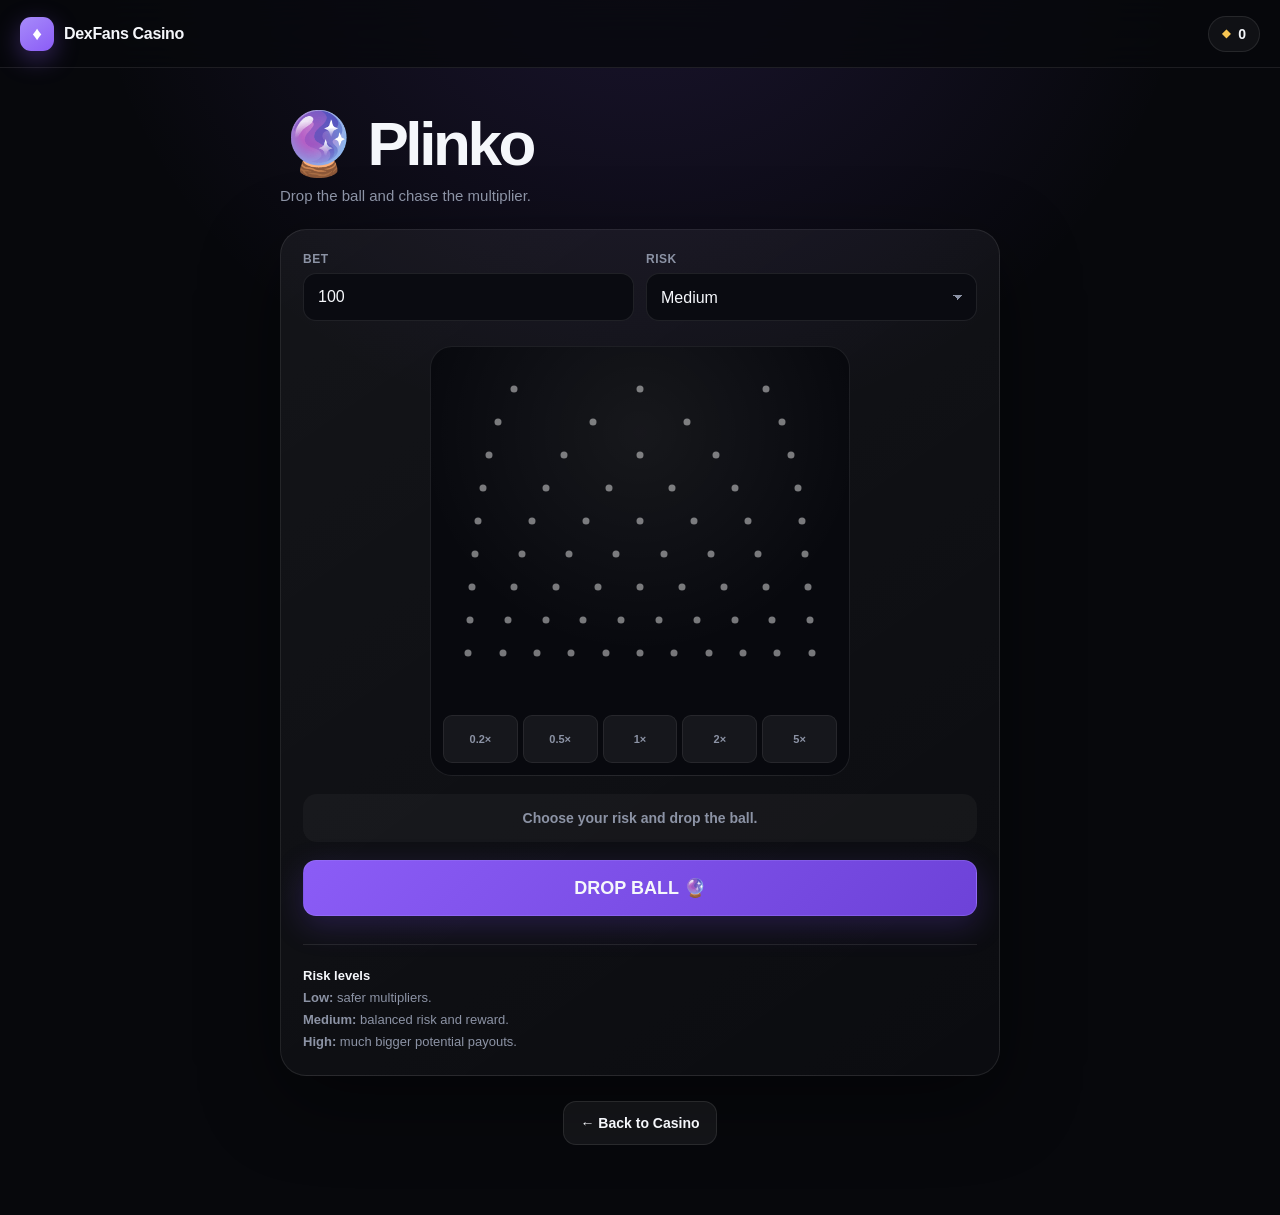
<file: plinko.html>
<!DOCTYPE html>
<html lang="en">
<head>
  <meta charset="UTF-8">
  <meta name="viewport" content="width=device-width, initial-scale=1.0">
  <title>DexFans Plinko</title>
  <link rel="stylesheet" href="casino.css">
</head>

<body>

<header class="casino-header">
  <a href="index.html" class="brand">
    <span class="brand-mark">♦</span>
    <span>DexFans Casino</span>
  </a>

  <div class="balance">
    <span class="balance-icon">◆</span>
    <span data-balance>10,000</span>
  </div>
</header>


<main class="page game-page">

  <div class="game-title">
    <h1>🔮 Plinko</h1>
    <p>Drop the ball and chase the multiplier.</p>
  </div>


  <section class="game-panel">

    <div class="controls">

      <div class="control-group">
        <label for="plinkoBet">Bet</label>

        <input
          id="plinkoBet"
          type="number"
          min="1"
          value="100"
          inputmode="numeric"
        >
      </div>


      <div class="control-group">
        <label for="plinkoRisk">Risk</label>

        <select id="plinkoRisk">
          <option value="low">Low</option>
          <option value="medium" selected>Medium</option>
          <option value="high">High</option>
        </select>
      </div>

    </div>


    <!-- PLINKO BOARD -->

    <div
      id="plinkoBoard"
      style="
        position:relative;
        width:100%;
        max-width:420px;
        height:430px;
        margin:25px auto 0;
        overflow:hidden;
        border:1px solid var(--border);
        border-radius:22px;
        background:
          radial-gradient(
            circle at 50% 20%,
            rgba(255,255,255,.06),
            transparent 55%
          ),
          #08090e;
      "
    >

      <div
        id="pegs"
        style="
          position:absolute;
          inset:25px 20px 105px;
        "
      ></div>


      <div
        id="ball"
        style="
          position:absolute;
          width:18px;
          height:18px;
          left:50%;
          top:7px;
          transform:translateX(-50%);
          border-radius:50%;
          background:#fff;
          box-shadow:0 0 20px rgba(255,255,255,.7);
          display:none;
          z-index:5;
        "
      ></div>


      <div
        style="
          position:absolute;
          bottom:12px;
          left:12px;
          right:12px;
          display:grid;
          grid-template-columns:repeat(5,1fr);
          gap:5px;
        "
      >

        <div class="plinko-slot">0.2×</div>
        <div class="plinko-slot">0.5×</div>
        <div class="plinko-slot">1×</div>
        <div class="plinko-slot">2×</div>
        <div class="plinko-slot">5×</div>

      </div>

    </div>


    <div
      class="result"
      data-result
    >
      Choose your risk and drop the ball.
    </div>


    <button
      id="dropButton"
      class="btn btn-primary"
      style="
        width:100%;
        margin-top:18px;
        padding:16px;
        font-size:18px;
        font-weight:800;
      "
      onclick="dropBall()"
    >
      DROP BALL 🔮
    </button>


    <div
      style="
        margin-top:28px;
        padding-top:20px;
        border-top:1px solid var(--border);
        color:var(--muted);
        font-size:13px;
        line-height:1.7;
      "
    >

      <strong style="color:var(--text)">
        Risk levels
      </strong>

      <br>

      <strong>Low:</strong>
      safer multipliers.

      <br>

      <strong>Medium:</strong>
      balanced risk and reward.

      <br>

      <strong>High:</strong>
      much bigger potential payouts.

    </div>

  </section>


  <div style="text-align:center;margin-top:25px">
    <a href="index.html" class="btn">
      ← Back to Casino
    </a>
  </div>

</main>


<script src="casino.js"></script>

<script>

/* -------------------------
   CREATE PEGS
------------------------- */

const pegs =
  document.getElementById("pegs");

const rows = 9;

for (let row = 0; row < rows; row++) {

  const count = row + 3;

  for (let i = 0; i < count; i++) {

    const peg =
      document.createElement("div");

    peg.style.position = "absolute";
    peg.style.width = "7px";
    peg.style.height = "7px";
    peg.style.borderRadius = "50%";
    peg.style.background = "rgba(255,255,255,.45)";

    const x =
      ((i + 0.5) / count) * 100;

    const y =
      ((row + 0.5) / rows) * 100;

    peg.style.left = `${x}%`;
    peg.style.top = `${y}%`;

    peg.style.transform =
      "translate(-50%,-50%)";

    pegs.appendChild(peg);

  }

}


/* -------------------------
   ELEMENTS
------------------------- */

const ball =
  document.getElementById("ball");

const dropButton =
  document.getElementById("dropButton");


/* -------------------------
   DROP
------------------------- */

function dropBall() {

  if (dropButton.disabled) return;


  const bet =
    Number(
      document.getElementById(
        "plinkoBet"
      ).value
    );


  const risk =
    document.getElementById(
      "plinkoRisk"
    ).value;


  if (
    !Number.isFinite(bet) ||
    bet <= 0
  ) {

    DexFansCasino.setResult(
      "Enter a valid bet.",
      "lose"
    );

    return;

  }


  if (
    bet >
    DexFansCasino.getBalance()
  ) {

    DexFansCasino.setResult(
      "You don't have enough credits.",
      "lose"
    );

    return;

  }


  dropButton.disabled = true;

  dropButton.textContent =
    "BALL DROPPING…";


  ball.style.display = "block";

  ball.style.left = "50%";

  ball.style.top = "7px";


  /*
    Animate a believable path
    through the peg board.
  */

  const steps = 14;

  let step = 0;

  let x = 50;


  const animation =
    setInterval(() => {

      step++;


      /*
        Randomly bounce left/right.
      */

      x +=
        DexFansCasino.chance(.5)
          ? -4
          : 4;


      x =
        Math.max(
          10,
          Math.min(90, x)
        );


      ball.style.left =
        `${x}%`;


      ball.style.top =
        `${7 + step * 23}px`;


      if (step >= steps) {

        clearInterval(animation);


        setTimeout(() => {

          ball.style.display =
            "none";


          /*
            Run the actual game
            result through casino.js.
          */

          DexFansCasino.plinko(
            bet,
            risk
          );


          dropButton.disabled =
            false;

          dropButton.textContent =
            "DROP BALL 🔮";

        }, 250);

      }

    }, 90);

}

</script>

</body>
</html>
</file>
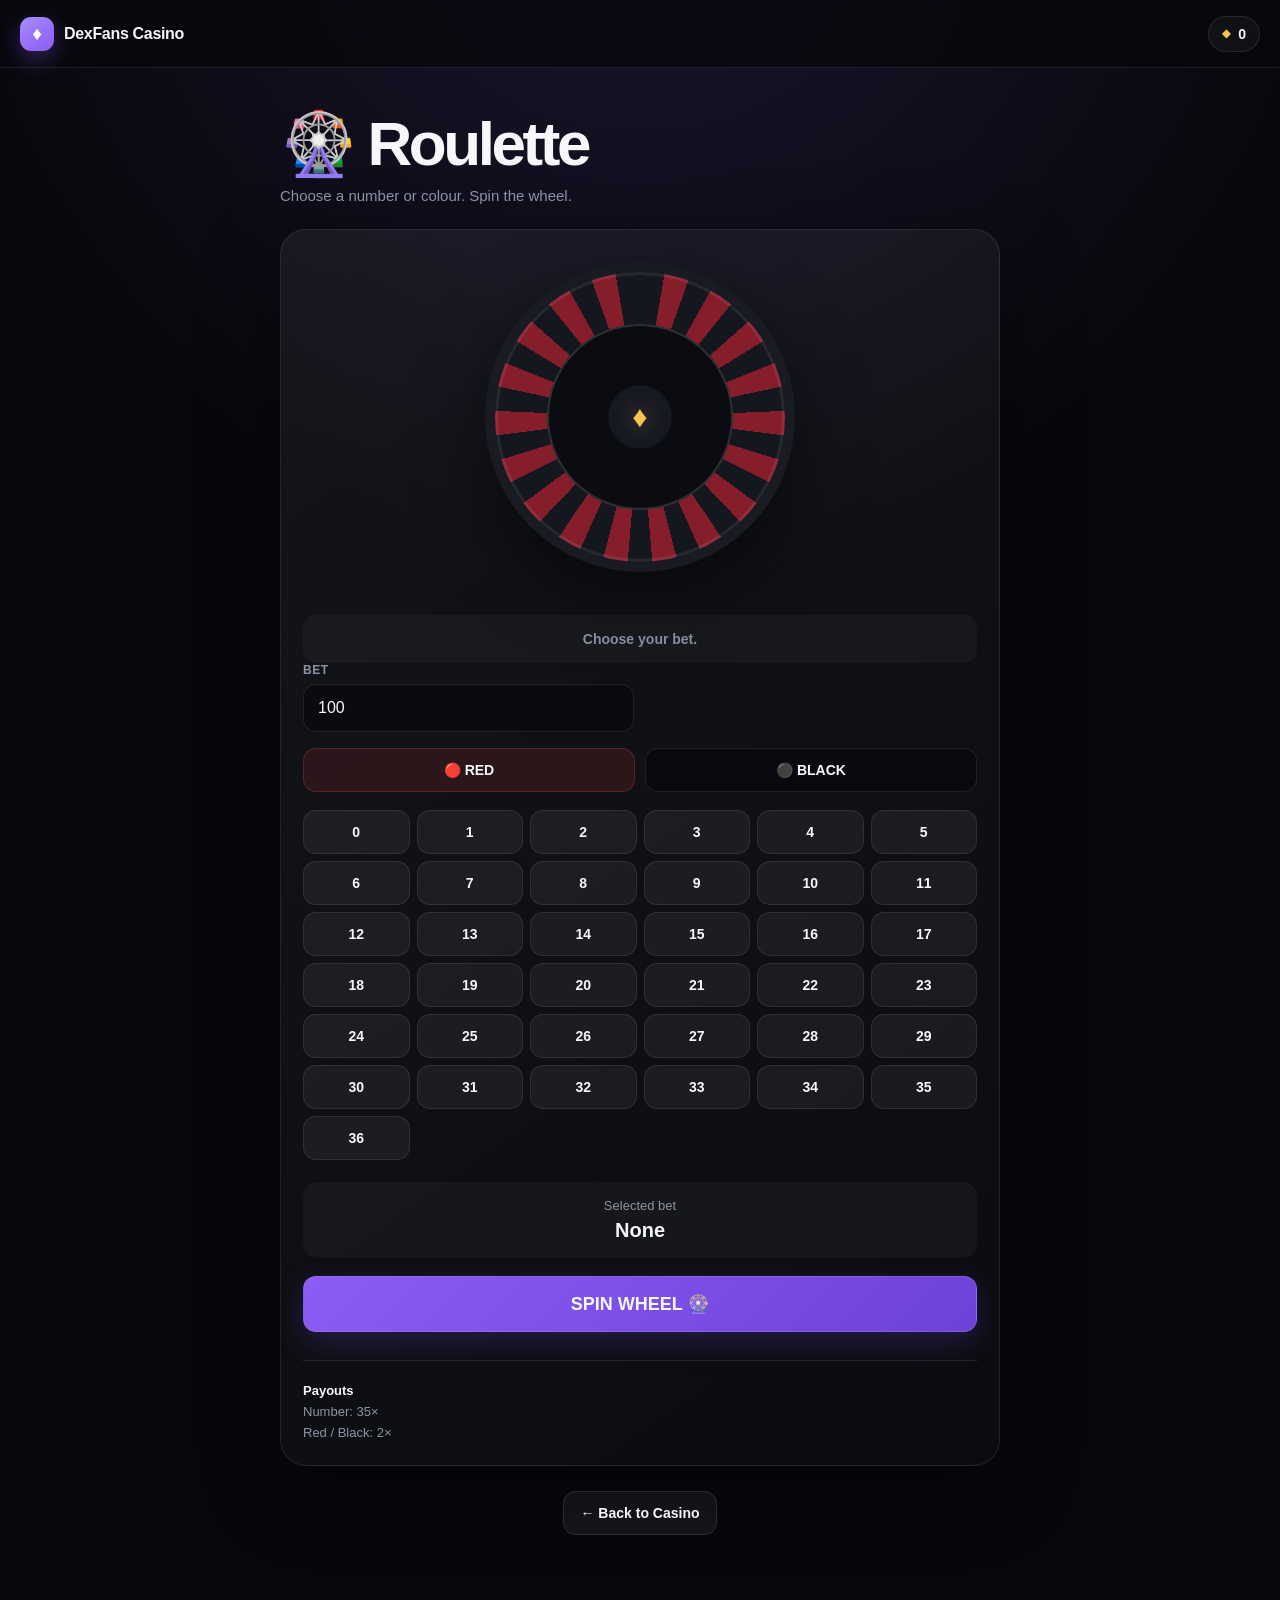
<file: roulette.html>
<!DOCTYPE html>
<html lang="en">
<head>
  <meta charset="UTF-8">
  <meta name="viewport" content="width=device-width, initial-scale=1.0">
  <title>DexFans Roulette</title>
  <link rel="stylesheet" href="casino.css">
</head>

<body>

<header class="casino-header">
  <a href="index.html" class="brand">
    <span class="brand-mark">♦</span>
    <span>DexFans Casino</span>
  </a>

  <div class="balance">
    <span class="balance-icon">◆</span>
    <span data-balance>10,000</span>
  </div>
</header>


<main class="page game-page">

  <div class="game-title">
    <h1>🎡 Roulette</h1>
    <p>Choose a number or colour. Spin the wheel.</p>
  </div>


  <section class="game-panel">

    <div class="roulette-wrap">

      <div
        class="roulette-wheel"
        data-roulette-wheel
      >
        <div class="roulette-center">
          ♦
        </div>
      </div>

    </div>


    <div
      class="result"
      data-result
    >
      Choose your bet.
    </div>


    <div class="controls">

      <div class="control-group">

        <label for="rouletteBet">
          Bet
        </label>

        <input
          id="rouletteBet"
          type="number"
          value="100"
          min="1"
          inputmode="numeric"
        >

      </div>

    </div>


    <div
      style="
        display:grid;
        grid-template-columns:1fr 1fr;
        gap:10px;
        margin-top:16px;
      "
    >

      <button
        class="btn btn-danger"
        onclick="selectColour('red')"
      >
        🔴 RED
      </button>

      <button
        class="btn"
        style="background:#090a0f;border:1px solid var(--border)"
        onclick="selectColour('black')"
      >
        ⚫ BLACK
      </button>

    </div>


    <div
      style="
        margin-top:18px;
        display:grid;
        grid-template-columns:repeat(6,1fr);
        gap:7px;
      "
    >

      <button class="btn" onclick="selectNumber(0)">0</button>
      <button class="btn" onclick="selectNumber(1)">1</button>
      <button class="btn" onclick="selectNumber(2)">2</button>
      <button class="btn" onclick="selectNumber(3)">3</button>
      <button class="btn" onclick="selectNumber(4)">4</button>
      <button class="btn" onclick="selectNumber(5)">5</button>

      <button class="btn" onclick="selectNumber(6)">6</button>
      <button class="btn" onclick="selectNumber(7)">7</button>
      <button class="btn" onclick="selectNumber(8)">8</button>
      <button class="btn" onclick="selectNumber(9)">9</button>
      <button class="btn" onclick="selectNumber(10)">10</button>
      <button class="btn" onclick="selectNumber(11)">11</button>

      <button class="btn" onclick="selectNumber(12)">12</button>
      <button class="btn" onclick="selectNumber(13)">13</button>
      <button class="btn" onclick="selectNumber(14)">14</button>
      <button class="btn" onclick="selectNumber(15)">15</button>
      <button class="btn" onclick="selectNumber(16)">16</button>
      <button class="btn" onclick="selectNumber(17)">17</button>

      <button class="btn" onclick="selectNumber(18)">18</button>
      <button class="btn" onclick="selectNumber(19)">19</button>
      <button class="btn" onclick="selectNumber(20)">20</button>
      <button class="btn" onclick="selectNumber(21)">21</button>
      <button class="btn" onclick="selectNumber(22)">22</button>
      <button class="btn" onclick="selectNumber(23)">23</button>

      <button class="btn" onclick="selectNumber(24)">24</button>
      <button class="btn" onclick="selectNumber(25)">25</button>
      <button class="btn" onclick="selectNumber(26)">26</button>
      <button class="btn" onclick="selectNumber(27)">27</button>
      <button class="btn" onclick="selectNumber(28)">28</button>
      <button class="btn" onclick="selectNumber(29)">29</button>

      <button class="btn" onclick="selectNumber(30)">30</button>
      <button class="btn" onclick="selectNumber(31)">31</button>
      <button class="btn" onclick="selectNumber(32)">32</button>
      <button class="btn" onclick="selectNumber(33)">33</button>
      <button class="btn" onclick="selectNumber(34)">34</button>
      <button class="btn" onclick="selectNumber(35)">35</button>

      <button class="btn" onclick="selectNumber(36)">36</button>

    </div>


    <div
      style="
        margin-top:22px;
        padding:16px;
        border-radius:15px;
        background:rgba(255,255,255,.035);
        text-align:center;
      "
    >

      <div
        style="
          color:var(--muted);
          font-size:13px;
          margin-bottom:6px;
        "
      >
        Selected bet
      </div>

      <strong
        id="selectedBet"
        style="font-size:20px"
      >
        None
      </strong>

    </div>


    <button
      id="spinButton"
      class="btn btn-primary"
      style="
        width:100%;
        margin-top:18px;
        padding:16px;
        font-size:18px;
        font-weight:800;
      "
      onclick="spinRouletteGame()"
    >
      SPIN WHEEL 🎡
    </button>


    <div
      style="
        margin-top:28px;
        padding-top:20px;
        border-top:1px solid var(--border);
        color:var(--muted);
        font-size:13px;
        line-height:1.6;
      "
    >

      <strong style="color:var(--text)">
        Payouts
      </strong>

      <br>

      Number: 35×
      <br>

      Red / Black: 2×

    </div>

  </section>


  <div style="
    text-align:center;
    margin-top:25px;
  ">

    <a href="index.html" class="btn">
      ← Back to Casino
    </a>

  </div>

</main>


<script src="casino.js"></script>

<script>

let selectedBet = null;


function selectColour(colour) {

  selectedBet = colour;

  document.getElementById("selectedBet").textContent =
    colour.toUpperCase();

}


function selectNumber(number) {

  selectedBet = String(number);

  document.getElementById("selectedBet").textContent =
    `NUMBER ${number}`;

}


function spinRouletteGame() {

  const bet =
    Number(
      document.getElementById("rouletteBet").value
    );

  const button =
    document.getElementById("spinButton");


  if (!selectedBet) {

    DexFansCasino.setResult(
      "Choose red, black or a number first.",
      "lose"
    );

    return;
  }


  if (
    !Number.isFinite(bet) ||
    bet <= 0
  ) {

    DexFansCasino.setResult(
      "Enter a valid bet.",
      "lose"
    );

    return;
  }


  if (
    bet >
    DexFansCasino.getBalance()
  ) {

    DexFansCasino.setResult(
      "You don't have enough credits.",
      "lose"
    );

    return;
  }


  button.disabled = true;
  button.textContent = "SPINNING…";


  DexFansCasino.spinRoulette(
    bet,
    selectedBet
  );


  setTimeout(() => {

    button.disabled = false;
    button.textContent = "SPIN WHEEL 🎡";

  }, 4400);

}

</script>

</body>
</html>
</file>
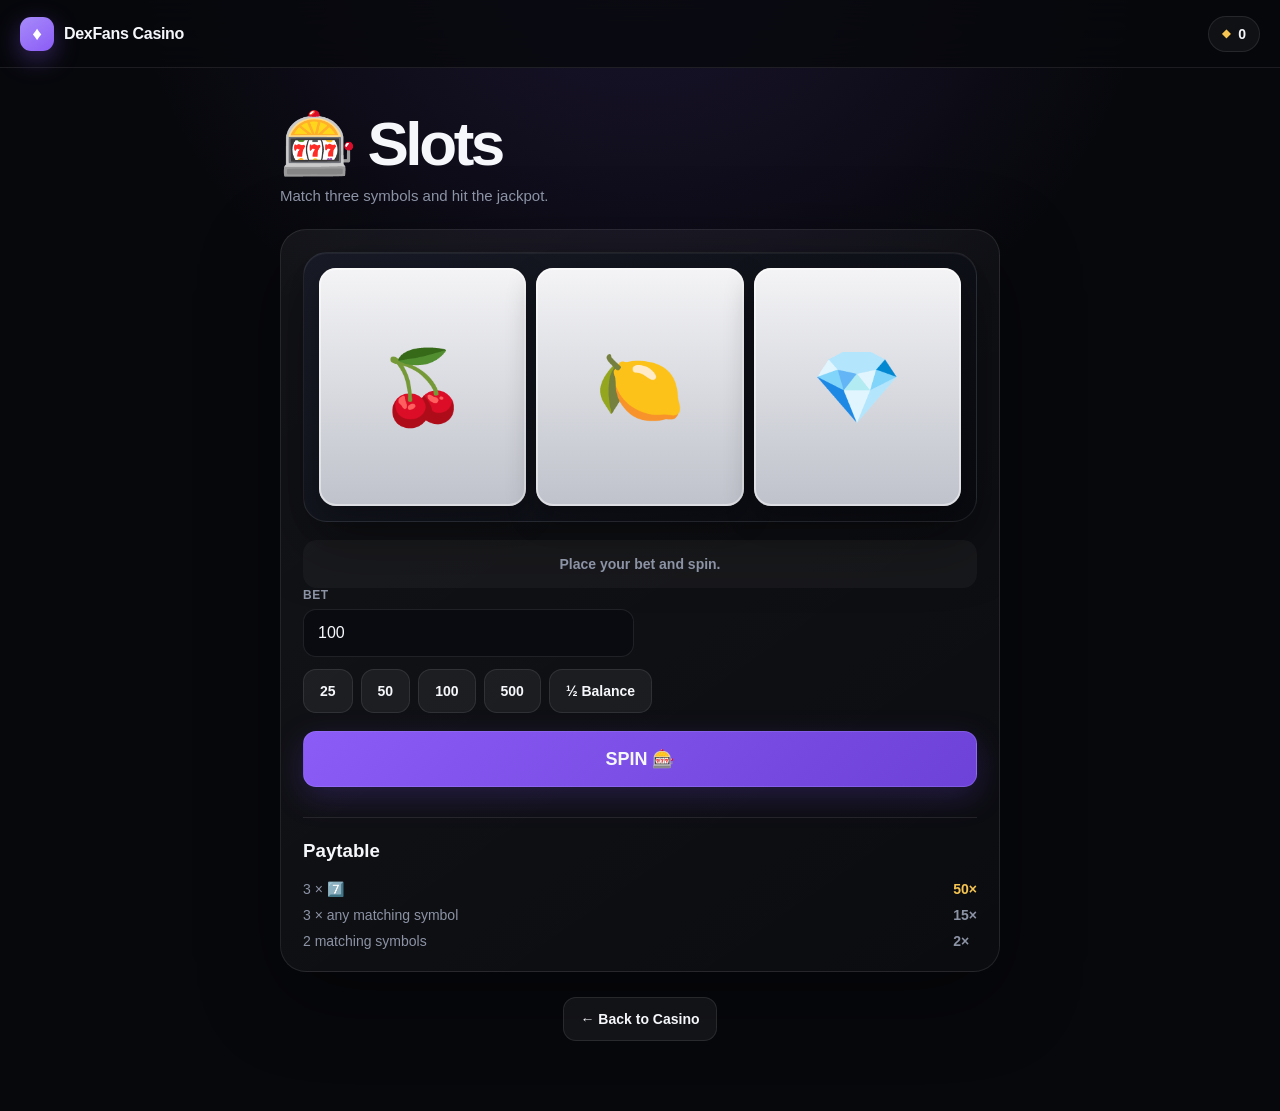
<file: slots.html>
<!DOCTYPE html>
<html lang="en">
<head>
  <meta charset="UTF-8">

  <meta
    name="viewport"
    content="width=device-width, initial-scale=1.0"
  >

  <title>DexFans Slots</title>

  <link rel="stylesheet" href="casino.css">
</head>

<body>

<header class="casino-header">

  <a href="index.html" class="brand">
    <span class="brand-mark">♦</span>
    <span>DexFans Casino</span>
  </a>

  <div class="balance">
    <span class="balance-icon">◆</span>
    <span data-balance>10,000</span>
  </div>

</header>


<main class="page game-page">

  <div class="game-title">

    <h1>🎰 Slots</h1>

    <p>
      Match three symbols and hit the jackpot.
    </p>

  </div>


  <section class="game-panel">

    <!-- REELS -->

    <div class="slot-machine">

      <div class="reels">

        <div
          class="reel"
          data-reel
        >🍒</div>

        <div
          class="reel"
          data-reel
        >🍋</div>

        <div
          class="reel"
          data-reel
        >💎</div>

      </div>

    </div>


    <!-- RESULT -->

    <div
      class="result"
      data-result
    >
      Place your bet and spin.
    </div>


    <!-- BET CONTROLS -->

    <div class="controls">

      <div class="control-group">

        <label for="bet">
          Bet
        </label>

        <input
          id="bet"
          type="number"
          min="1"
          value="100"
          inputmode="numeric"
        >

      </div>

    </div>


    <!-- QUICK BETS -->

    <div
      style="
        display:flex;
        gap:8px;
        flex-wrap:wrap;
        margin-top:12px;
      "
    >

      <button
        class="btn"
        onclick="setBet(25)"
      >
        25
      </button>

      <button
        class="btn"
        onclick="setBet(50)"
      >
        50
      </button>

      <button
        class="btn"
        onclick="setBet(100)"
      >
        100
      </button>

      <button
        class="btn"
        onclick="setBet(500)"
      >
        500
      </button>

      <button
        class="btn"
        onclick="setBet('half')"
      >
        ½ Balance
      </button>

    </div>


    <!-- SPIN -->

    <button
      id="spinButton"
      class="btn btn-primary"
      style="
        width:100%;
        margin-top:18px;
        padding:16px;
        font-size:18px;
        font-weight:800;
      "
      onclick="spin()"
    >
      SPIN 🎰
    </button>


    <!-- PAYTABLE -->

    <div
      style="
        margin-top:30px;
        padding-top:22px;
        border-top:1px solid var(--border);
      "
    >

      <h3 style="margin-top:0">
        Paytable
      </h3>

      <div
        style="
          display:grid;
          grid-template-columns:1fr auto;
          gap:10px;
          color:var(--muted);
          font-size:14px;
        "
      >

        <span>
          3 × 7️⃣
        </span>

        <strong style="color:var(--gold)">
          50×
        </strong>


        <span>
          3 × any matching symbol
        </span>

        <strong>
          15×
        </strong>


        <span>
          2 matching symbols
        </span>

        <strong>
          2×
        </strong>

      </div>

    </div>

  </section>


  <div style="
    text-align:center;
    margin-top:25px;
  ">

    <a
      href="index.html"
      class="btn"
    >
      ← Back to Casino
    </a>

  </div>

</main>


<script src="casino.js"></script>


<script>

function setBet(value) {

  const input = document.getElementById("bet");

  if (value === "half") {

    const balance =
      DexFansCasino.getBalance();

    input.value =
      Math.max(1, Math.floor(balance / 2));

    return;
  }

  input.value = value;
}


function spin() {

  const input =
    document.getElementById("bet");

  const button =
    document.getElementById("spinButton");

  const bet =
    Number(input.value);

  if (
    !Number.isFinite(bet) ||
    bet <= 0
  ) {

    DexFansCasino.setResult(
      "Enter a valid bet.",
      "lose"
    );

    return;
  }


  if (
    bet >
    DexFansCasino.getBalance()
  ) {

    DexFansCasino.setResult(
      "You don't have enough credits.",
      "lose"
    );

    return;
  }


  button.disabled = true;

  button.textContent =
    "SPINNING…";


  DexFansCasino.spinSlots(bet);


  /*
    Keep the button locked while
    the reel animation runs.
  */

  setTimeout(() => {

    button.disabled = false;

    button.textContent =
      "SPIN 🎰";

  }, 1100);

}

</script>

</body>
</html>
</file>
<file: casino.css>
/* =========================================================
   DEXFANS CASINO — MASTER STYLESHEET
   ========================================================= */

:root {
  --bg: #07080c;
  --panel: #10121a;
  --panel-2: #151822;
  --text: #f5f7fb;
  --muted: #8c93a5;
  --border: rgba(255,255,255,.09);
  --accent: #8b5cf6;
  --accent-2: #a78bfa;
  --gold: #f5c451;
  --green: #22c55e;
  --red: #ef4444;
  --shadow: 0 25px 80px rgba(0,0,0,.45);
  --radius: 22px;
}


/* =========================================================
   RESET
   ========================================================= */

* {
  box-sizing: border-box;
  -webkit-tap-highlight-color: transparent;
}

html {
  scroll-behavior: smooth;
}

body {
  margin: 0;
  min-height: 100vh;
  background:
    radial-gradient(
      circle at 50% -10%,
      rgba(139,92,246,.16),
      transparent 38%
    ),
    var(--bg);
  color: var(--text);
  font-family:
    -apple-system,
    BlinkMacSystemFont,
    "SF Pro Display",
    "SF Pro Text",
    Inter,
    Arial,
    sans-serif;
  -webkit-font-smoothing: antialiased;
}

button,
input,
select {
  font: inherit;
}

button,
a {
  -webkit-user-select: none;
  user-select: none;
}

a {
  color: inherit;
  text-decoration: none;
}


/* =========================================================
   HEADER
   ========================================================= */

.casino-header {
  position: sticky;
  top: 0;
  z-index: 100;

  height: 68px;
  padding: 0 20px;

  display: flex;
  align-items: center;
  justify-content: space-between;

  background: rgba(7,8,12,.78);
  border-bottom: 1px solid var(--border);

  backdrop-filter: blur(22px);
  -webkit-backdrop-filter: blur(22px);
}

.brand {
  display: flex;
  align-items: center;
  gap: 10px;

  font-size: 16px;
  font-weight: 800;
  letter-spacing: -.02em;
}

.brand-mark {
  width: 34px;
  height: 34px;

  display: grid;
  place-items: center;

  border-radius: 11px;

  background:
    linear-gradient(
      145deg,
      var(--accent-2),
      var(--accent)
    );

  color: white;

  box-shadow:
    0 8px 25px rgba(139,92,246,.35);

  font-size: 19px;
}

.balance {
  display: flex;
  align-items: center;
  gap: 8px;

  padding: 9px 13px;

  border: 1px solid var(--border);
  border-radius: 999px;

  background: rgba(255,255,255,.045);

  font-size: 14px;
  font-weight: 800;
}

.balance-icon {
  color: var(--gold);
  font-size: 11px;
}


/* =========================================================
   LAYOUT
   ========================================================= */

.page {
  width: min(1100px, calc(100% - 32px));
  margin: 0 auto;
  padding: 45px 0 70px;
}

.game-page {
  width: min(720px, calc(100% - 32px));
}


/* =========================================================
   HERO
   ========================================================= */

.hero {
  padding: 65px 0 45px;
  max-width: 720px;
}

.hero h1 {
  margin: 0;

  font-size:
    clamp(58px, 13vw, 120px);

  line-height: .82;
  letter-spacing: -.075em;
  font-weight: 950;

  background:
    linear-gradient(
      135deg,
      #ffffff 15%,
      #b8a3ff 50%,
      #7650e8 100%
    );

  -webkit-background-clip: text;
  background-clip: text;
  color: transparent;
}

.hero p {
  max-width: 560px;
  margin: 30px 0 0;

  color: var(--muted);

  font-size: 17px;
  line-height: 1.65;
}


/* =========================================================
   GAME TITLE
   ========================================================= */

.game-title {
  margin-bottom: 25px;
}

.game-title h1 {
  margin: 0;

  font-size:
    clamp(38px, 10vw, 62px);

  line-height: 1;

  letter-spacing: -.055em;
}

.game-title p {
  margin: 12px 0 0;

  color: var(--muted);
  font-size: 15px;
}


/* =========================================================
   GAME GRID
   ========================================================= */

.game-grid {
  display: grid;

  grid-template-columns:
    repeat(4, minmax(0, 1fr));

  gap: 14px;
}

.game-card {
  position: relative;

  min-height: 205px;

  padding: 22px;

  display: flex;
  flex-direction: column;
  justify-content: flex-end;

  overflow: hidden;

  border: 1px solid var(--border);
  border-radius: var(--radius);

  background:
    linear-gradient(
      145deg,
      rgba(255,255,255,.065),
      rgba(255,255,255,.018)
    );

  transition:
    transform .25s cubic-bezier(.2,.8,.2,1),
    border-color .25s ease,
    background .25s ease,
    box-shadow .25s ease;
}

.game-card::before {
  content: "";

  position: absolute;

  width: 150px;
  height: 150px;

  top: -65px;
  right: -50px;

  border-radius: 50%;

  background:
    radial-gradient(
      circle,
      rgba(139,92,246,.22),
      transparent 70%
    );

  pointer-events: none;
}

.game-card:hover {
  transform: translateY(-5px);

  border-color:
    rgba(167,139,250,.4);

  box-shadow:
    0 18px 55px rgba(0,0,0,.3);
}

.game-card:active {
  transform: scale(.97);
}

.game-card.featured {
  grid-column: span 2;
  min-height: 245px;
}

.game-icon {
  position: absolute;
  top: 20px;
  right: 20px;

  font-size: 44px;

  filter:
    drop-shadow(
      0 10px 20px rgba(0,0,0,.35)
    );

  transition:
    transform .3s ease;
}

.game-card:hover .game-icon {
  transform:
    scale(1.12)
    rotate(-5deg);
}

.game-card h3 {
  margin: 0;

  font-size: 20px;
  letter-spacing: -.025em;
}

.game-card p {
  margin: 7px 0 0;

  color: var(--muted);

  font-size: 13px;
  line-height: 1.45;
}


/* =========================================================
   GAME PANEL
   ========================================================= */

.game-panel {
  padding: 22px;

  border:
    1px solid var(--border);

  border-radius: 26px;

  background:
    linear-gradient(
      145deg,
      rgba(255,255,255,.055),
      rgba(255,255,255,.018)
    );

  box-shadow: var(--shadow);

  overflow: hidden;
}


/* =========================================================
   CONTROLS
   ========================================================= */

.controls {
  display: grid;

  grid-template-columns:
    repeat(2, minmax(0,1fr));

  gap: 12px;
}

.control-group {
  display: flex;
  flex-direction: column;
  gap: 7px;
}

.control-group label {
  color: var(--muted);

  font-size: 12px;
  font-weight: 700;

  letter-spacing: .04em;
  text-transform: uppercase;
}

input,
select {
  width: 100%;

  min-height: 48px;

  padding: 0 14px;

  color: var(--text);

  background: #0a0b11;

  border:
    1px solid var(--border);

  border-radius: 13px;

  outline: none;

  appearance: none;
  -webkit-appearance: none;

  transition:
    border-color .2s ease,
    box-shadow .2s ease;
}

input:focus,
select:focus {
  border-color:
    rgba(167,139,250,.65);

  box-shadow:
    0 0 0 3px
    rgba(139,92,246,.12);
}

select {
  background-image:
    linear-gradient(
      45deg,
      transparent 50%,
      var(--muted) 50%
    ),
    linear-gradient(
      135deg,
      var(--muted) 50%,
      transparent 50%
    );

  background-position:
    calc(100% - 18px) 21px,
    calc(100% - 13px) 21px;

  background-size:
    5px 5px,
    5px 5px;

  background-repeat: no-repeat;
}


/* =========================================================
   BUTTONS
   ========================================================= */

.btn {
  min-height: 44px;

  padding: 10px 16px;

  display: inline-flex;
  align-items: center;
  justify-content: center;

  border:
    1px solid var(--border);

  border-radius: 13px;

  color: var(--text);

  background:
    rgba(255,255,255,.055);

  cursor: pointer;

  font-size: 14px;
  font-weight: 750;

  transition:
    transform .16s ease,
    background .2s ease,
    border-color .2s ease,
    box-shadow .2s ease,
    opacity .2s ease;
}

.btn:hover {
  background:
    rgba(255,255,255,.09);

  border-color:
    rgba(255,255,255,.17);
}

.btn:active {
  transform: scale(.96);
}

.btn:disabled {
  opacity: .45;
  cursor: not-allowed;
  transform: none;
}

.btn-primary {
  border-color:
    rgba(167,139,250,.3);

  background:
    linear-gradient(
      135deg,
      #8b5cf6,
      #6d42d8
    );

  box-shadow:
    0 10px 30px
    rgba(109,66,216,.25);
}

.btn-primary:hover {
  background:
    linear-gradient(
      135deg,
      #9b70ff,
      #774ce3
    );

  box-shadow:
    0 14px 38px
    rgba(109,66,216,.35);
}

.btn-success {
  background:
    rgba(34,197,94,.12);

  border-color:
    rgba(34,197,94,.25);
}

.btn-danger {
  background:
    rgba(239,68,68,.12);

  border-color:
    rgba(239,68,68,.25);
}


/* =========================================================
   RESULT
   ========================================================= */

.result {
  min-height: 48px;

  margin: 18px 0 0;

  padding: 14px;

  display: grid;
  place-items: center;

  text-align: center;

  border-radius: 14px;

  background:
    rgba(255,255,255,.035);

  color: var(--muted);

  font-size: 14px;
  font-weight: 650;

  transition:
    background .25s ease,
    color .25s ease,
    transform .25s ease;
}

.result.win {
  color: #86efac;

  background:
    rgba(34,197,94,.09);

  animation:
    resultPop .35s ease;
}

.result.lose {
  color: #fca5a5;

  background:
    rgba(239,68,68,.08);

  animation:
    resultPop .35s ease;
}

@keyframes resultPop {
  0% {
    transform: scale(.97);
  }

  60% {
    transform: scale(1.02);
  }

  100% {
    transform: scale(1);
  }
}


/* =========================================================
   SLOTS
   ========================================================= */

.slot-machine {
  padding: 15px;

  border-radius: 24px;

  background:
    linear-gradient(
      145deg,
      #181b26,
      #090a0f
    );

  border:
    1px solid var(--border);

  box-shadow:
    inset 0 1px 0 rgba(255,255,255,.05),
    0 25px 60px rgba(0,0,0,.35);
}

.reels {
  display: grid;

  grid-template-columns:
    repeat(3, 1fr);

  gap: 10px;
}

.reel {
  aspect-ratio: 1 / 1.15;

  display: grid;
  place-items: center;

  border-radius: 17px;

  background:
    linear-gradient(
      180deg,
      #f4f4f6,
      #bfc2cb
    );

  color: #111;

  font-size:
    clamp(42px, 13vw, 72px);

  box-shadow:
    inset 0 0 0 2px rgba(255,255,255,.45),
    0 12px 30px rgba(0,0,0,.3);

  overflow: hidden;
}

.reel.spinning {
  animation:
    reelSpin .12s linear infinite;
}

@keyframes reelSpin {
  0% {
    transform:
      translateY(-3px);
    filter: blur(1px);
  }

  50% {
    transform:
      translateY(3px);
    filter: blur(3px);
  }

  100% {
    transform:
      translateY(-3px);
    filter: blur(1px);
  }
}


/* =========================================================
   ROULETTE
   ========================================================= */

.roulette-wrap {
  display: grid;
  place-items: center;

  padding: 10px 0 25px;
}

.roulette-wheel {
  position: relative;

  width:
    min(72vw, 310px);

  aspect-ratio: 1;

  border-radius: 50%;

  background:
    repeating-conic-gradient(
      #15171f 0deg 9.73deg,
      #861d2b 9.73deg 19.46deg
    );

  border:
    10px solid #191b23;

  box-shadow:
    0 25px 70px rgba(0,0,0,.5),
    inset 0 0 0 3px rgba(255,255,255,.08);

  transition:
    transform 4s
    cubic-bezier(.12,.65,.08,1);
}

.roulette-wheel::after {
  content: "";

  position: absolute;
  inset: 18%;

  border-radius: 50%;

  border:
    2px solid rgba(255,255,255,.15);

  background:
    radial-gradient(
      circle,
      #171922 0 24%,
      #0b0c11 25% 100%
    );
}

.roulette-center {
  position: absolute;

  inset: 0;

  display: grid;
  place-items: center;

  z-index: 2;

  color: var(--gold);

  font-size: 30px;

  text-shadow:
    0 0 20px rgba(245,196,81,.4);
}

.roulette-wheel.spinning {
  transform:
    rotate(1440deg);
}


/* =========================================================
   CRASH
   ========================================================= */

.crash-display {
  min-height: 280px;

  display: grid;
  place-items: center;

  position: relative;

  overflow: hidden;

  border-radius: 22px;

  background:
    radial-gradient(
      circle at 50% 80%,
      rgba(139,92,246,.18),
      transparent 55%
    ),
    #08090e;

  border:
    1px solid var(--border);
}

.crash-display::after {
  content: "";

  position: absolute;

  left: -20%;
  right: -20%;
  bottom: 20px;

  height: 1px;

  background:
    linear-gradient(
      90deg,
      transparent,
      rgba(139,92,246,.7),
      transparent
    );

  animation:
    scan 2s linear infinite;
}

@keyframes scan {
  from {
    transform: translateX(-20%);
  }

  to {
    transform: translateX(20%);
  }
}

.multiplier {
  position: relative;
  z-index: 2;

  font-size:
    clamp(58px, 17vw, 100px);

  line-height: 1;

  font-weight: 950;

  letter-spacing: -.06em;

  text-shadow:
    0 10px 40px rgba(139,92,246,.25);

  transition:
    transform .1s ease;
}

.multiplier.live {
  animation:
    multiplierPulse .45s ease-in-out infinite alternate;
}

@keyframes multiplierPulse {
  from {
    transform: scale(1);
  }

  to {
    transform: scale(1.025);
  }
}


/* =========================================================
   BLACKJACK
   ========================================================= */

.cards {
  display: flex;

  justify-content: center;

  gap: 8px;

  min-height: 100px;

  margin: 14px 0;
}

.card {
  width: 62px;
  height: 86px;

  display: grid;
  place-items: center;

  border-radius: 10px;

  background:
    linear-gradient(
      145deg,
      #ffffff,
      #d9dce3
    );

  color: #111;

  font-size: 22px;
  font-weight: 850;

  box-shadow:
    0 10px 25px rgba(0,0,0,.3);

  animation:
    cardDeal .35s cubic-bezier(.2,.8,.2,1);
}

@keyframes cardDeal {
  from {
    opacity: 0;
    transform:
      translateY(-20px)
      rotate(-5deg)
      scale(.8);
  }

  to {
    opacity: 1;
    transform:
      translateY(0)
      rotate(0)
      scale(1);
  }
}


/* =========================================================
   MINES
   ========================================================= */

.mine-tile {
  min-width: 0;

  aspect-ratio: 1;

  border:
    1px solid rgba(255,255,255,.07);

  border-radius: 12px;

  background:
    linear-gradient(
      145deg,
      #171a24,
      #0c0e14
    );

  color:
    rgba(255,255,255,.15);

  font-size:
    clamp(16px, 5vw, 25px);

  cursor: pointer;

  box-shadow:
    inset 0 1px 0 rgba(255,255,255,.04);

  transition:
    transform .15s ease,
    background .2s ease,
    color .2s ease;
}

.mine-tile:hover {
  transform: translateY(-2px);

  background:
    #1a1e2a;
}

.mine-tile:active {
  transform: scale(.94);
}

.mine-tile.revealed {
  cursor: default;
}

.mine-tile.gem {
  background:
    radial-gradient(
      circle,
      rgba(139,92,246,.25),
      rgba(139,92,246,.06)
    );

  color:
    #c4b5fd;

  animation:
    gemReveal .3s ease;
}

.mine-tile.mine {
  background:
    radial-gradient(
      circle,
      rgba(239,68,68,.3),
      rgba(239,68,68,.06)
    );

  color:
    #fca5a5;

  animation:
    mineHit .35s ease;
}

@keyframes gemReveal {
  0% {
    transform: scale(.75);
  }

  70% {
    transform: scale(1.08);
  }

  100% {
    transform: scale(1);
  }
}

@keyframes mineHit {
  0% {
    transform: scale(.75);
  }

  35% {
    transform: scale(1.12) rotate(-3deg);
  }

  65% {
    transform: scale(.95) rotate(3deg);
  }

  100% {
    transform: scale(1);
  }
}


/* =========================================================
   PLINKO
   ========================================================= */

.plinko-slot {
  min-height: 48px;

  display: grid;
  place-items: center;

  border-radius: 9px;

  background:
    rgba(255,255,255,.06);

  border:
    1px solid rgba(255,255,255,.07);

  color: var(--muted);

  font-size: 11px;
  font-weight: 800;
}


/* =========================================================
   BACCARAT
   ========================================================= */

.baccarat-cards {
  display: flex;

  justify-content: center;

  gap: 5px;

  min-height: 42px;

  margin-top: 10px;
}

.baccarat-card {
  min-width: 35px;
  height: 48px;

  padding: 5px;

  display: grid;
  place-items: center;

  border-radius: 7px;

  background:
    linear-gradient(
      145deg,
      #fff,
      #d9dce4
    );

  color: #111;

  font-size: 13px;
  font-weight: 850;

  box-shadow:
    0 7px 15px rgba(0,0,0,.25);

  animation:
    cardDeal .3s ease;
}


/* =========================================================
   FOOTER / LINKS
   ========================================================= */

.game-panel a {
  transition:
    opacity .2s ease;
}

.game-panel a:hover {
  opacity: .8;
}


/* =========================================================
   RESPONSIVE
   ========================================================= */

@media (max-width: 850px) {

  .game-grid {
    grid-template-columns:
      repeat(2, minmax(0,1fr));
  }

  .game-card.featured {
    grid-column: span 2;
  }

}


@media (max-width: 560px) {

  .casino-header {
    height: 62px;
    padding: 0 14px;
  }

  .brand {
    font-size: 14px;
  }

  .brand-mark {
    width: 30px;
    height: 30px;
    border-radius: 9px;
  }

  .balance {
    padding: 8px 10px;
    font-size: 13px;
  }

  .page,
  .game-page {
    width:
      calc(100% - 20px);

    padding-top: 28px;
  }

  .hero {
    padding:
      35px 0 30px;
  }

  .hero h1 {
    font-size:
      clamp(54px, 17vw, 90px);
  }

  .hero p {
    font-size: 15px;
  }

  .game-grid {
    grid-template-columns: 1fr;
    gap: 10px;
  }

  .game-card,
  .game-card.featured {
    grid-column: span 1;

    min-height: 175px;
  }

  .game-icon {
    font-size: 38px;
  }

  .game-panel {
    padding: 15px;
    border-radius: 20px;
  }

  .controls {
    grid-template-columns: 1fr;
  }

  .reel {
    border-radius: 13px;
  }

  .roulette-wheel {
    width:
      min(78vw, 290px);
  }

  .crash-display {
    min-height: 240px;
  }

  .cards {
    gap: 5px;
  }

  .card {
    width: 54px;
    height: 76px;
    font-size: 19px;
  }

}


@media (prefers-reduced-motion: reduce) {

  *,
  *::before,
  *::after {
    animation-duration: .01ms !important;
    animation-iteration-count: 1 !important;
    scroll-behavior: auto !important;
    transition-duration: .01ms !important;
  }

}
</file>
